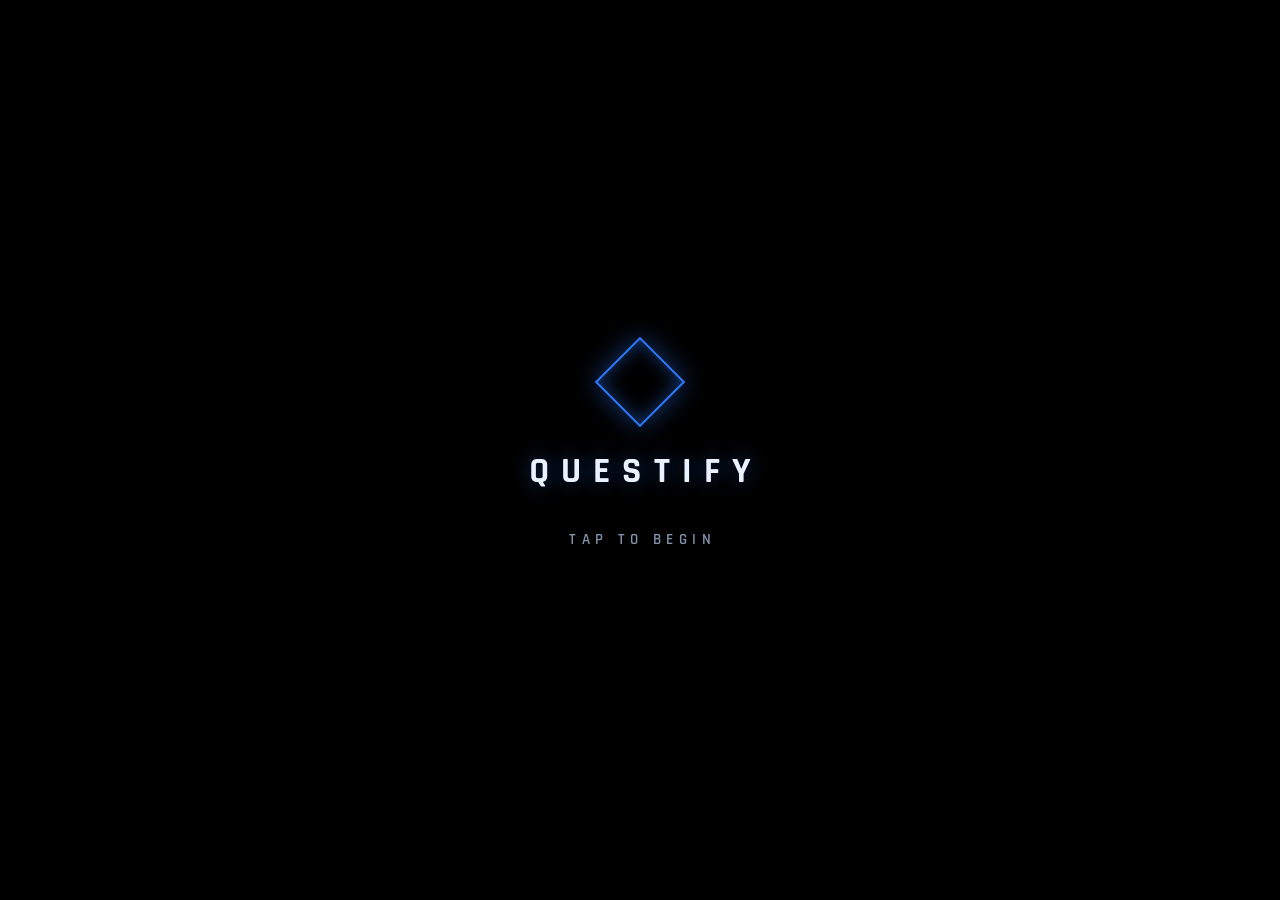
<file: index.html>
<!doctype html>
<html lang="en">
<head>
  <meta charset="utf-8">
  <meta name="viewport" content="width=device-width, initial-scale=1, viewport-fit=cover, interactive-widget=resizes-content">
  <meta name="theme-color" content="#000000">
  <meta name="mobile-web-app-capable" content="yes">
  <meta name="apple-mobile-web-app-capable" content="yes">
  <meta name="apple-mobile-web-app-status-bar-style" content="black-translucent">
  <title>Questify</title>
  <link rel="manifest" href="manifest.webmanifest">
  <link rel="icon" href="assets/icons/icon.svg" type="image/svg+xml">
  <link rel="apple-touch-icon" href="assets/icons/icon-192.png">
  <link rel="preconnect" href="https://fonts.googleapis.com">
  <link rel="preconnect" href="https://fonts.gstatic.com" crossorigin>
  <link rel="stylesheet" href="https://fonts.googleapis.com/css2?family=Rajdhani:wght@400;500;600;700&display=swap">
  <link rel="stylesheet" href="css/base.css">
  <link rel="stylesheet" href="css/screens.css">
</head>
<body>
  <!-- Every screen is one section. JavaScript shows exactly one at a time. -->
  <main id="app">

    <!-- Tap to begin: phones only allow sound after a tap. -->
    <section class="screen is-active" data-screen="gate">
      <button class="gate" id="gate" type="button">
        <span class="gate__mark" aria-hidden="true"></span>
        <span class="gate__title">Questify</span>
        <span class="gate__prompt">Tap to begin</span>
      </button>
    </section>

    <!-- Intro: the short animated open. A tap skips it. -->
    <section class="screen" data-screen="intro">
      <button class="intro" id="intro" type="button" aria-label="Questify. Tap to skip the intro.">
        <span class="intro__burst" aria-hidden="true"></span>
        <img class="intro__mark" src="assets/icons/icon.svg" alt="">
        <span class="intro__title" aria-hidden="true"><span style="--i: 0">Q</span><span style="--i: 1">u</span><span style="--i: 2">e</span><span style="--i: 3">s</span><span style="--i: 4">t</span><span style="--i: 5">i</span><span style="--i: 6">f</span><span style="--i: 7">y</span></span>
        <span class="intro__tag" aria-hidden="true">Level up your real life</span>
      </button>
    </section>

    <!-- Level 0: a short demo for a brand-new player. Everything shown is sample data. -->
    <section class="screen" data-screen="demo">
      <header class="head-row">
        <p class="eyebrow">Level 0 · Demo · <span id="demo-step"></span></p>
        <button class="btn btn--small" id="demo-skip" type="button">Skip</button>
      </header>

      <div class="panel demo-card" data-card="1">
        <h1 class="panel__title">Daily quests</h1>
        <div class="demo-sample" inert>
          <span class="demo-sample__tag">Sample</span>
          <div class="quest quest--tickable">
            <span class="quest__tick"></span>
            <div class="quest__body">
              <span class="quest__name">Solve two coding problems</span>
              <span class="quest__meta"><span class="pips"><span class="pip is-on"></span><span class="pip is-on"></span><span class="pip is-on"></span></span>High</span>
              <span class="quest__meta">Due 9:00 PM<span class="quest__status">3h 20m left</span></span>
            </div>
          </div>
        </div>
        <p class="system-line">Welcome, Player. You set up to three quests for each day. Every quest has a deadline, a priority, and a penalty you choose in advance.</p>
      </div>

      <div class="panel demo-card" data-card="2" hidden>
        <h1 class="panel__title">Focus</h1>
        <div class="demo-sample demo-sample--dark">
          <span class="demo-sample__tag">Sample</span>
          <canvas class="demo-fire" id="demo-fire" aria-hidden="true"></canvas>
        </div>
        <p class="system-line">Tap Focus on a quest and the screen goes black: only the quest's name and your fire. Keep the fire company until the work is done.</p>
      </div>

      <div class="panel demo-card" data-card="3" hidden>
        <h1 class="panel__title">Rewards and army</h1>
        <div class="demo-sample" inert>
          <span class="demo-sample__tag">Sample</span>
          <p class="reward__gains demo-gains"><span class="reward__xp">+30 XP</span><span class="reward__coins"><span class="coin" aria-hidden="true"></span>+15</span></p>
          <div class="demo-army">
            <img src="assets/sprites/soldier-archer.svg" alt="">
            <img src="assets/sprites/soldier-swordsman.svg" alt="">
            <img src="assets/sprites/soldier-mage.svg" alt="">
          </div>
        </div>
        <p class="system-line">Finishing a quest earns XP and coins. XP raises your level. Coins buy shadow soldiers: you name each one, and they gather round your fire on the Battleground.</p>
      </div>

      <div class="panel demo-card" data-card="4" hidden>
        <h1 class="panel__title">Penalty zone</h1>
        <div class="demo-sample zone-danger" inert>
          <span class="demo-sample__tag">Sample</span>
          <div class="fact fact--main">
            <p class="field__label">Your penalty</p>
            <p class="fact__value">Write an essay</p>
          </div>
        </div>
        <p class="system-line">Miss a deadline and the whole app locks. You do the penalty you chose and prove it with a photo. The screen also shows your goal and the weeks you have left, to remind you why you started.</p>
      </div>

      <div class="panel demo-card" data-card="5" hidden>
        <h1 class="panel__title">Level 1 begins</h1>
        <p class="system-line system-line--center">That was Level 0. Nothing you saw was saved.</p>
        <p class="system-line system-line--center">Now it is your turn: your goal, your quests, your penalties.</p>
      </div>

      <div class="actions">
        <button class="btn" id="demo-prev" type="button">Back</button>
        <button class="btn btn--primary" id="demo-next" type="button">Next</button>
      </div>
    </section>

    <!-- Setup: shown once, on first use. -->
    <section class="screen" data-screen="setup">
      <p class="eyebrow" id="setup-progress">Step 1 of 3</p>

      <form class="panel setup-step" data-step="1" novalidate>
        <h1 class="panel__title">Player registration</h1>
        <p class="system-line">Welcome, Player. The System needs two numbers to count the weeks ahead of you.</p>
        <label class="field">
          <span class="field__label">Date of birth</span>
          <input class="input" id="setup-dob" type="date" required>
        </label>
        <label class="field">
          <span class="field__label">Expected lifespan, in years</span>
          <input class="input" id="setup-lifespan" type="number" inputmode="numeric" min="1" max="120" required>
        </label>
        <p class="weeks-readout" id="setup-weeks" hidden></p>
        <p class="field-error" id="setup-error-1" role="alert" hidden></p>
        <div class="actions">
          <button class="btn btn--primary" type="submit">Next</button>
        </div>
      </form>

      <form class="panel setup-step" data-step="2" novalidate hidden>
        <h1 class="panel__title">Your goal</h1>
        <p class="system-line">Name the one big thing you are working toward.</p>
        <label class="field">
          <span class="field__label">Goal</span>
          <input class="input" id="setup-goal" type="text" maxlength="80" autocomplete="off" placeholder="Get into Google or Microsoft" required>
        </label>
        <p class="field-error" id="setup-error-2" role="alert" hidden></p>
        <div class="actions">
          <button class="btn" type="button" data-back>Back</button>
          <button class="btn btn--primary" type="submit">Next</button>
        </div>
      </form>

      <div class="panel setup-step" data-step="3" hidden>
        <h1 class="panel__title">Daily quests</h1>
        <p class="system-line">Add up to three quests you will do every day for this goal. You choose each penalty now, while you are calm.</p>
        <ul class="quest-list" id="setup-quests"></ul>
        <button class="btn btn--dashed" id="setup-add-quest" type="button">+ Add quest</button>
        <div class="actions">
          <button class="btn" type="button" data-back>Back</button>
          <button class="btn btn--primary" id="setup-finish" type="button" disabled>Begin Level 1</button>
        </div>
      </div>
    </section>

    <!-- Today: home. -->
    <section class="screen" data-screen="today">
      <header class="today-head">
        <p class="eyebrow" id="today-date"></p>
        <p class="today-greeting" id="today-greeting"></p>
        <p class="today-goal"><span class="today-goal__label">Goal</span><span id="today-goal"></span></p>
      </header>

      <!-- Level, XP toward the next level, and coins. -->
      <div class="hud">
        <div class="hud__level">
          <span class="hud__label">Level</span>
          <span class="hud__level-num" id="hud-level">1</span>
        </div>
        <div class="hud__xp">
          <div class="hud__xp-text"><span class="hud__label">XP</span><span id="hud-xp">0 / 50</span></div>
          <div class="hud__bar" id="hud-bar" role="progressbar" aria-label="XP toward the next level" aria-valuemin="0">
            <div class="hud__bar-fill" id="hud-bar-fill"></div>
          </div>
        </div>
        <div class="hud__coins">
          <span class="coin" aria-hidden="true"></span>
          <span id="hud-coins">0</span>
          <span class="visually-hidden">coins</span>
        </div>
      </div>
      <!-- How today is going, and the daily check-in. -->
      <div class="today-day">
        <div class="today-progress">
          <span class="today-progress__pips" id="today-pips" aria-hidden="true"></span>
          <span class="today-progress__text" id="today-progress"></span>
          <span class="today-progress__next" id="today-next"></span>
        </div>
        <button class="tile" id="today-checkin" type="button"><span class="tile__name">Check in</span><span class="tile__note" id="today-checkin-note"></span></button>
      </div>

      <div class="panel">
        <h1 class="panel__title">Daily quests</h1>
        <ul class="quest-list" id="today-quests"></ul>
        <p class="system-line system-line--center" id="today-empty" hidden>No quests for today yet. Add one to begin.</p>
        <p class="system-line system-line--center all-clear" id="today-clear" hidden>All quests cleared. Well done, Player.</p>
      </div>

      <div id="today-upcoming-wrap" hidden>
        <p class="eyebrow">Starts tomorrow</p>
        <ul class="quest-list" id="today-upcoming"></ul>
      </div>

      <button class="btn btn--dashed" id="today-add-quest" type="button">+ Add quest</button>

      <!-- One quote a day, and how far you have come. -->
      <figure class="daily-quote">
        <blockquote id="today-quote"></blockquote>
        <figcaption id="today-quote-author"></figcaption>
      </figure>
      <p class="today-total" id="today-total"></p>
    </section>

    <!-- Focus: true black, the quest name and the bonfire. Nothing else. -->
    <section class="screen" data-screen="focus">
      <button class="focus__back" id="focus-back" type="button" aria-label="Back to Today">&lsaquo;</button>
      <h1 class="focus__quest" id="focus-quest"></h1>
      <canvas class="focus__fire" id="focus-fire" aria-hidden="true"></canvas>
      <button class="btn focus__done" id="focus-done" type="button">Quest complete</button>
    </section>

    <!-- Shop: spend coins on soldiers and weapons. -->
    <section class="screen" data-screen="shop">
      <header class="head-row">
        <h1 class="eyebrow">Shop</h1>
        <p class="shop-coins"><span class="coin" aria-hidden="true"></span><span id="shop-coins">0</span><span class="visually-hidden">coins</span></p>
      </header>
      <div class="panel">
        <h2 class="panel__title">Soldiers</h2>
        <ul class="shop-list" id="shop-soldiers"></ul>
      </div>
      <div class="panel">
        <h2 class="panel__title">Weapons</h2>
        <ul class="shop-list" id="shop-weapons"></ul>
      </div>
    </section>

    <!-- Battleground: the fire, your army around it, demons behind. One full-screen canvas. -->
    <section class="screen" data-screen="battleground">
      <canvas class="battle__scene" id="battle-scene" role="img"></canvas>
      <header class="battle__top">
        <p class="eyebrow" id="battle-caption"></p>
      </header>
      <footer class="battle__bottom">
        <p class="system-line system-line--center" id="battle-hint"></p>
      </footer>
    </section>

    <!-- Penalty Zone: takes over the whole app until the penalty is cleared. -->
    <section class="screen zone-danger" data-screen="penalty">
      <div class="panel">
        <h1 class="panel__title"><span class="notice__icon" aria-hidden="true">!</span>Penalty zone</h1>
        <p class="system-line system-line--center">You missed a quest. Everything else is locked until you clear the penalty you chose. One miss does not undo you.</p>
        <div class="fact">
          <p class="field__label">Quest missed</p>
          <p class="fact__value" id="penalty-quest"></p>
          <p class="fact__note" id="penalty-when"></p>
        </div>
        <div class="fact fact--main">
          <p class="field__label">Your penalty</p>
          <p class="fact__value" id="penalty-task"></p>
        </div>
      </div>

      <div class="panel">
        <h2 class="panel__title">The full picture</h2>
        <div class="fact">
          <p class="field__label">Your goal</p>
          <p class="fact__value" id="penalty-goal"></p>
        </div>
        <div class="fact">
          <p class="field__label">Your weeks</p>
          <canvas class="weeks-grid" id="penalty-weeks" role="img" aria-label="Grid of the weeks of your life: lived weeks dim, remaining weeks lit"></canvas>
          <p class="fact__note" id="penalty-weeks-caption"></p>
        </div>
        <figure class="quote">
          <blockquote id="penalty-quote"></blockquote>
          <figcaption id="penalty-quote-author"></figcaption>
        </figure>
      </div>

      <div class="panel" id="penalty-fallback" hidden>
        <h2 class="panel__title">No camera</h2>
        <p class="system-line">Do the penalty first. Then type <strong>I did it</strong> and hold the button for 5 seconds.</p>
        <input class="input" id="penalty-fallback-text" type="text" autocomplete="off" autocapitalize="off" placeholder="I did it" aria-label="Type: I did it">
        <button class="btn btn--hold" id="penalty-fallback-hold" type="button" disabled>
          <span class="btn--hold__fill" aria-hidden="true"></span>
          <span class="btn--hold__label">Hold for 5 seconds</span>
        </button>
      </div>

      <div class="penalty-actions">
        <label class="btn btn--primary btn--file">
          Submit photo proof
          <input class="visually-hidden" id="penalty-photo" type="file" accept="image/*" capture="environment">
        </label>
        <button class="link-btn" id="penalty-no-camera" type="button">Can't use the camera?</button>
      </div>
    </section>

    <!-- Settings: Proof Gallery and Demo tools. -->
    <section class="screen" data-screen="settings">
      <header class="head-row">
        <h1 class="eyebrow">Settings</h1>
      </header>

      <div class="panel">
        <h2 class="panel__title">Proof gallery</h2>
        <p class="system-line system-line--center" id="gallery-empty">No penalties yet. Keep it that way, Player.</p>
        <ul class="gallery" id="gallery"></ul>
      </div>

      <div class="panel">
        <h2 class="panel__title">Look and sound</h2>
        <div class="field">
          <span class="field__label" id="settings-accent-label">Accent colour</span>
          <div class="swatches" id="settings-accents" role="radiogroup" aria-labelledby="settings-accent-label"></div>
        </div>
        <button class="btn btn--wrap" id="settings-mute" type="button"></button>
      </div>

      <div class="panel">
        <h2 class="panel__title">Demo tools</h2>
        <p class="system-line">Shortcuts for showing the app in a demo. They are not part of normal use.</p>
        <button class="btn btn--wrap" id="demo-due-soon" type="button">Make my next quest due in 1 minute</button>
        <button class="btn btn--wrap" id="demo-coins" type="button">Add 100 test coins</button>
        <button class="btn btn--wrap" id="demo-reset" type="button">Reset all data</button>
      </div>
    </section>

  </main>

  <!-- The tab bar: always in reach on the four main screens. -->
  <nav class="tabbar" id="tabbar" aria-label="Main" hidden>
    <button class="tab" id="tab-today" type="button" data-go="today"><svg viewBox="0 0 24 24" aria-hidden="true"><path d="M12 3 21 12 12 21 3 12Z"/><path d="m8.6 12 2.4 2.4 4.4-4.8"/></svg><span>Today</span></button>
    <button class="tab" id="tab-shop" type="button" data-go="shop"><svg viewBox="0 0 24 24" aria-hidden="true"><path d="M6 4h12l3 5-9 11L3 9Z"/><path d="M3 9h18M9.5 4 8 9l4 11 4-11-1.5-5"/></svg><span>Shop</span></button>
    <button class="tab" id="tab-battleground" type="button" data-go="battleground"><svg viewBox="0 0 24 24" aria-hidden="true"><path d="M12 3c1 4 6 6 6 11a6 6 0 0 1-12 0c0-3 2-4 3-7 1 2 2 3 3 3-.5-2.5-.5-5 0-7Z"/></svg><span>Army</span><span class="tab__badge" id="tab-army-count" hidden></span></button>
    <button class="tab" id="tab-settings" type="button" data-go="settings"><svg viewBox="0 0 24 24" aria-hidden="true"><path d="M4 7h9M19 7h1M4 17h1M11 17h9"/><circle cx="16" cy="7" r="2.4"/><circle cx="8" cy="17" r="2.4"/></svg><span>Settings</span></button>
  </nav>

  <!-- Reward pop-up: floats over whatever screen is showing, then fades. -->
  <div class="reward" id="reward" role="status" hidden>
    <span class="reward__flash" aria-hidden="true"></span>
    <span class="reward__ring" aria-hidden="true"></span>
    <canvas class="reward__sparks" id="reward-sparks" aria-hidden="true"></canvas>
    <div class="reward__card">
      <p class="reward__title" id="reward-title"></p>
      <p class="reward__gains">
        <span class="reward__xp" id="reward-xp"></span>
        <span class="reward__coins" id="reward-coins"><span class="coin" aria-hidden="true"></span><span id="reward-coins-num"></span></span>
      </p>
      <p class="reward__level" id="reward-level" hidden></p>
      <p class="reward__note" id="reward-note" hidden></p>
    </div>
  </div>

  <!-- A soldier rising, shown for a moment when one is bought. -->
  <div class="arise" id="arise" aria-hidden="true" hidden>
    <span class="arise__pool"></span>
    <img class="arise__art" id="arise-art" alt="">
    <p class="arise__word">Arise</p>
    <p class="arise__name" id="arise-name"></p>
  </div>

  <!-- A penalty photo, opened large from the Proof Gallery. -->
  <dialog class="modal" id="photo-view">
    <div class="panel">
      <img class="photo-view__img" id="photo-view-img" alt="">
      <p class="system-line system-line--center" id="photo-view-caption"></p>
      <div class="actions">
        <button class="btn btn--primary" id="photo-view-close" type="button">Close</button>
      </div>
    </div>
  </dialog>

  <!-- New quest form, used by Setup and by Today. -->
  <dialog class="modal sheet" id="quest-sheet">
    <form class="panel" id="quest-form" novalidate>
      <span class="sheet__handle" aria-hidden="true"></span>
      <h2 class="panel__title">New quest</h2>
      <label class="field">
        <span class="field__label">Quest</span>
        <input class="input" id="quest-name" type="text" maxlength="60" autocomplete="off" placeholder="Solve two coding problems" required>
      </label>
      <label class="field">
        <span class="field__label">Deadline, every day</span>
        <input class="input" id="quest-deadline" type="time" value="21:00" required>
      </label>
      <fieldset class="field">
        <legend class="field__label">Priority</legend>
        <div class="segmented" id="quest-priority"></div>
      </fieldset>
      <label class="field">
        <span class="field__label">Penalty if you miss it</span>
        <input class="input" id="quest-penalty" type="text" maxlength="80" autocomplete="off" placeholder="Something hard that you will really do" required>
      </label>
      <div class="chips" id="quest-penalty-ideas"></div>
      <p class="field-error" id="quest-error" role="alert" hidden></p>
      <div class="actions">
        <button class="btn" id="quest-cancel" type="button">Cancel</button>
        <button class="btn btn--primary" type="submit">Add quest</button>
      </div>
    </form>
  </dialog>

  <!-- Naming a new soldier. -->
  <dialog class="modal sheet" id="name-sheet">
    <form class="panel" id="name-form" novalidate>
      <span class="sheet__handle" aria-hidden="true"></span>
      <h2 class="panel__title">Arise</h2>
      <img class="name-sheet__art" id="name-art" alt="">
      <p class="system-line system-line--center" id="name-prompt"></p>
      <input class="input" id="name-input" type="text" maxlength="16" autocomplete="off" aria-label="Soldier name">
      <p class="field-error" id="name-error" role="alert" hidden>Give your soldier a name.</p>
      <div class="actions">
        <button class="btn" id="name-cancel" type="button">Cancel</button>
        <button class="btn btn--primary" type="submit">Arise</button>
      </div>
    </form>
  </dialog>

  <!-- System message window. -->
  <dialog class="modal" id="notice">
    <div class="panel">
      <h2 class="panel__title"><span class="notice__icon" aria-hidden="true">!</span><span id="notice-title">Notification</span></h2>
      <p class="system-line system-line--center" id="notice-text"></p>
      <div class="actions">
        <button class="btn" id="notice-no" type="button" hidden>No</button>
        <button class="btn btn--primary" id="notice-yes" type="button">OK</button>
      </div>
    </div>
  </dialog>

  <script type="module" src="js/main.js"></script>
</body>
</html>
</file>
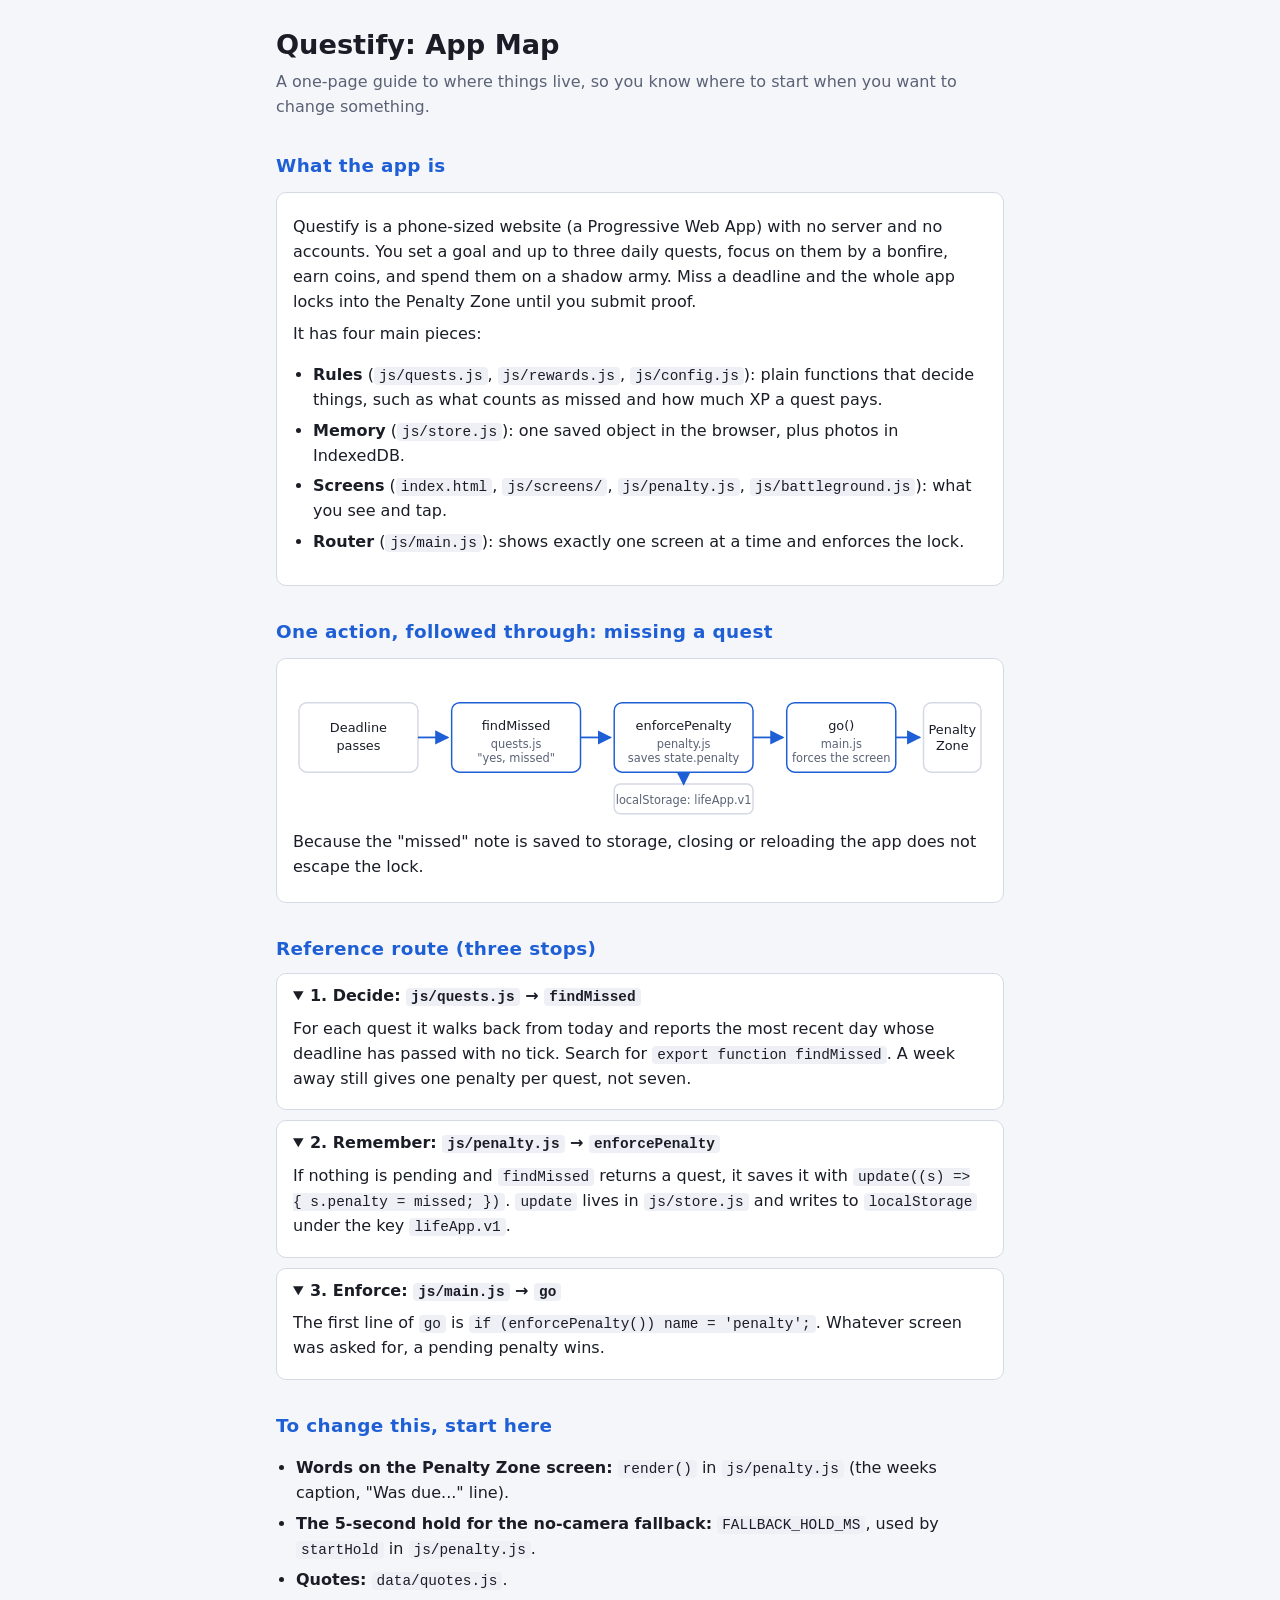
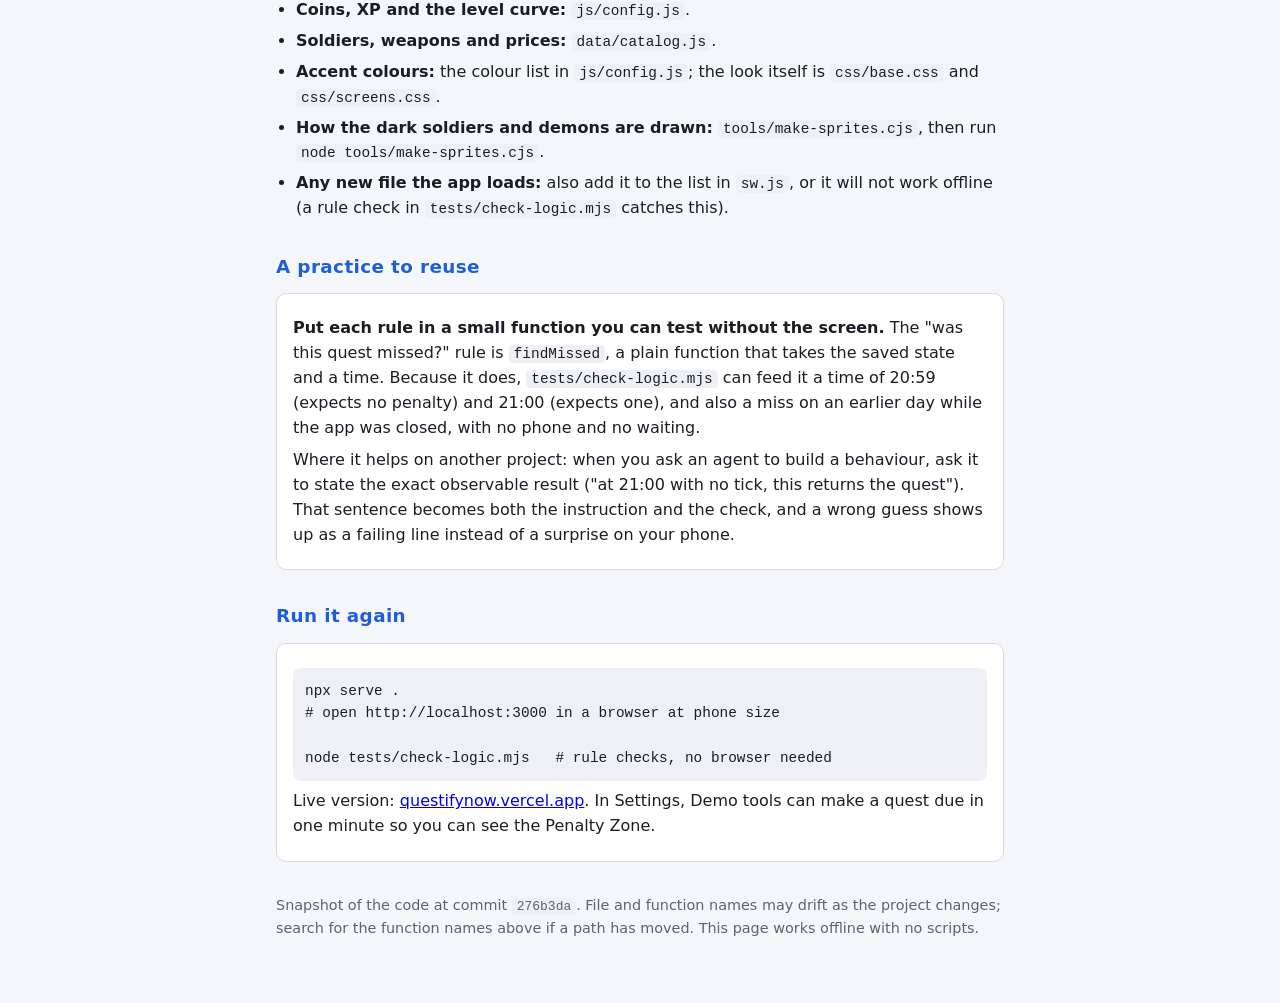
<file: devpost/app-map.html>
<!doctype html>
<html lang="en">
<head>
<meta charset="utf-8">
<meta name="viewport" content="width=device-width, initial-scale=1">
<title>Questify App Map</title>
<style>
  :root { --bg:#0b0d12; --panel:#141821; --text:#e6e9f0; --muted:#9aa3b5; --accent:#5b9bff; --line:#2a3142; --code:#1b2130; }
  @media (prefers-color-scheme: light) {
    :root { --bg:#f5f6fa; --panel:#ffffff; --text:#1a1d26; --muted:#5a6275; --accent:#1f5fd6; --line:#d5d9e4; --code:#eef0f6; }
  }
  * { box-sizing: border-box; }
  body { margin:0; background:var(--bg); color:var(--text); font:16px/1.55 system-ui, -apple-system, "Segoe UI", sans-serif; }
  main { max-width: 760px; margin: 0 auto; padding: 24px 16px 56px; }
  h1 { font-size: 1.7rem; margin: 0 0 4px; }
  h2 { font-size: 1.15rem; margin: 32px 0 10px; color: var(--accent); letter-spacing: .02em; }
  p { margin: 8px 0; }
  .sub { color: var(--muted); margin-top: 0; }
  .card { background: var(--panel); border: 1px solid var(--line); border-radius: 10px; padding: 14px 16px; margin: 12px 0; }
  code, pre { font-family: ui-monospace, Consolas, monospace; font-size: .9em; }
  code { background: var(--code); padding: 1px 5px; border-radius: 4px; }
  pre { background: var(--code); padding: 12px; border-radius: 8px; overflow-x: auto; margin: 10px 0 0; }
  details { background: var(--panel); border: 1px solid var(--line); border-radius: 10px; padding: 10px 16px; margin: 10px 0; }
  summary { cursor: pointer; font-weight: 600; }
  summary:focus-visible, a:focus-visible { outline: 2px solid var(--accent); outline-offset: 3px; }
  ul { padding-left: 20px; } li { margin: 6px 0; }
  svg { width: 100%; height: auto; display: block; }
  svg text { fill: var(--text); font: 13px system-ui, sans-serif; }
  svg .muted { fill: var(--muted); font-size: 11.5px; }
  svg rect.box { fill: var(--panel); stroke: var(--accent); stroke-width: 1.5; }
  svg rect.plain { fill: var(--panel); stroke: var(--line); stroke-width: 1.5; }
  svg path.arrow { stroke: var(--accent); stroke-width: 1.8; fill: none; }
  svg polygon { fill: var(--accent); }
  .foot { color: var(--muted); font-size: .9rem; margin-top: 32px; }
</style>
</head>
<body>
<main>
  <h1>Questify: App Map</h1>
  <p class="sub">A one-page guide to where things live, so you know where to start when you want to change something.</p>

  <h2>What the app is</h2>
  <div class="card">
    <p>Questify is a phone-sized website (a Progressive Web App) with no server and no accounts. You set a goal and up to three daily quests, focus on them by a bonfire, earn coins, and spend them on a shadow army. Miss a deadline and the whole app locks into the Penalty Zone until you submit proof.</p>
    <p>It has four main pieces:</p>
    <ul>
      <li><strong>Rules</strong> (<code>js/quests.js</code>, <code>js/rewards.js</code>, <code>js/config.js</code>): plain functions that decide things, such as what counts as missed and how much XP a quest pays.</li>
      <li><strong>Memory</strong> (<code>js/store.js</code>): one saved object in the browser, plus photos in IndexedDB.</li>
      <li><strong>Screens</strong> (<code>index.html</code>, <code>js/screens/</code>, <code>js/penalty.js</code>, <code>js/battleground.js</code>): what you see and tap.</li>
      <li><strong>Router</strong> (<code>js/main.js</code>): shows exactly one screen at a time and enforces the lock.</li>
    </ul>
  </div>

  <h2>One action, followed through: missing a quest</h2>
  <div class="card">
    <svg viewBox="0 0 700 150" role="img" aria-label="A deadline passes, findMissed decides it was missed, enforcePenalty saves it as state.penalty in localStorage, and go() in main.js shows the Penalty Zone.">
      <defs><marker id="a" markerWidth="8" markerHeight="8" refX="7" refY="4" orient="auto"><polygon points="0,0 8,4 0,8"/></marker></defs>
      <rect class="plain" x="6" y="30" width="120" height="70" rx="8"/>
      <text x="66" y="60" text-anchor="middle">Deadline</text><text x="66" y="78" text-anchor="middle">passes</text>
      <rect class="box" x="160" y="30" width="130" height="70" rx="8"/>
      <text x="225" y="58" text-anchor="middle">findMissed</text><text class="muted" x="225" y="76" text-anchor="middle">quests.js</text><text class="muted" x="225" y="90" text-anchor="middle">"yes, missed"</text>
      <rect class="box" x="324" y="30" width="140" height="70" rx="8"/>
      <text x="394" y="58" text-anchor="middle">enforcePenalty</text><text class="muted" x="394" y="76" text-anchor="middle">penalty.js</text><text class="muted" x="394" y="90" text-anchor="middle">saves state.penalty</text>
      <rect class="box" x="498" y="30" width="110" height="70" rx="8"/>
      <text x="553" y="58" text-anchor="middle">go()</text><text class="muted" x="553" y="76" text-anchor="middle">main.js</text><text class="muted" x="553" y="90" text-anchor="middle">forces the screen</text>
      <rect class="plain" x="636" y="30" width="58" height="70" rx="8"/>
      <text x="665" y="62" text-anchor="middle">Penalty</text><text x="665" y="78" text-anchor="middle">Zone</text>
      <path class="arrow" d="M126 65 H156" marker-end="url(#a)"/>
      <path class="arrow" d="M290 65 H320" marker-end="url(#a)"/>
      <path class="arrow" d="M464 65 H494" marker-end="url(#a)"/>
      <path class="arrow" d="M608 65 H632" marker-end="url(#a)"/>
      <rect class="plain" x="324" y="112" width="140" height="30" rx="6"/>
      <text class="muted" x="394" y="132" text-anchor="middle">localStorage: lifeApp.v1</text>
      <path class="arrow" d="M394 100 V112" marker-end="url(#a)"/>
    </svg>
    <p>Because the "missed" note is saved to storage, closing or reloading the app does not escape the lock.</p>
  </div>

  <h2>Reference route (three stops)</h2>
  <details open>
    <summary>1. Decide: <code>js/quests.js</code> → <code>findMissed</code></summary>
    <p>For each quest it walks back from today and reports the most recent day whose deadline has passed with no tick. Search for <code>export function findMissed</code>. A week away still gives one penalty per quest, not seven.</p>
  </details>
  <details open>
    <summary>2. Remember: <code>js/penalty.js</code> → <code>enforcePenalty</code></summary>
    <p>If nothing is pending and <code>findMissed</code> returns a quest, it saves it with <code>update((s) =&gt; { s.penalty = missed; })</code>. <code>update</code> lives in <code>js/store.js</code> and writes to <code>localStorage</code> under the key <code>lifeApp.v1</code>.</p>
  </details>
  <details open>
    <summary>3. Enforce: <code>js/main.js</code> → <code>go</code></summary>
    <p>The first line of <code>go</code> is <code>if (enforcePenalty()) name = 'penalty';</code>. Whatever screen was asked for, a pending penalty wins.</p>
  </details>

  <h2>To change this, start here</h2>
  <ul>
    <li><strong>Words on the Penalty Zone screen:</strong> <code>render()</code> in <code>js/penalty.js</code> (the weeks caption, "Was due..." line).</li>
    <li><strong>The 5-second hold for the no-camera fallback:</strong> <code>FALLBACK_HOLD_MS</code>, used by <code>startHold</code> in <code>js/penalty.js</code>.</li>
    <li><strong>Quotes:</strong> <code>data/quotes.js</code>.</li>
    <li><strong>Coins, XP and the level curve:</strong> <code>js/config.js</code>.</li>
    <li><strong>Soldiers, weapons and prices:</strong> <code>data/catalog.js</code>.</li>
    <li><strong>Accent colours:</strong> the colour list in <code>js/config.js</code>; the look itself is <code>css/base.css</code> and <code>css/screens.css</code>.</li>
    <li><strong>How the dark soldiers and demons are drawn:</strong> <code>tools/make-sprites.cjs</code>, then run <code>node tools/make-sprites.cjs</code>.</li>
    <li><strong>Any new file the app loads:</strong> also add it to the list in <code>sw.js</code>, or it will not work offline (a rule check in <code>tests/check-logic.mjs</code> catches this).</li>
  </ul>

  <h2>A practice to reuse</h2>
  <div class="card">
    <p><strong>Put each rule in a small function you can test without the screen.</strong> The "was this quest missed?" rule is <code>findMissed</code>, a plain function that takes the saved state and a time. Because it does, <code>tests/check-logic.mjs</code> can feed it a time of 20:59 (expects no penalty) and 21:00 (expects one), and also a miss on an earlier day while the app was closed, with no phone and no waiting.</p>
    <p>Where it helps on another project: when you ask an agent to build a behaviour, ask it to state the exact observable result ("at 21:00 with no tick, this returns the quest"). That sentence becomes both the instruction and the check, and a wrong guess shows up as a failing line instead of a surprise on your phone.</p>
  </div>

  <h2>Run it again</h2>
  <div class="card">
    <pre>npx serve .
# open http://localhost:3000 in a browser at phone size

node tests/check-logic.mjs   # rule checks, no browser needed</pre>
    <p>Live version: <a href="https://questifynow.vercel.app">questifynow.vercel.app</a>. In Settings, Demo tools can make a quest due in one minute so you can see the Penalty Zone.</p>
  </div>

  <p class="foot">Snapshot of the code at commit <code>276b3da</code>. File and function names may drift as the project changes; search for the function names above if a path has moved. This page works offline with no scripts.</p>
</main>
</body>
</html>
</file>
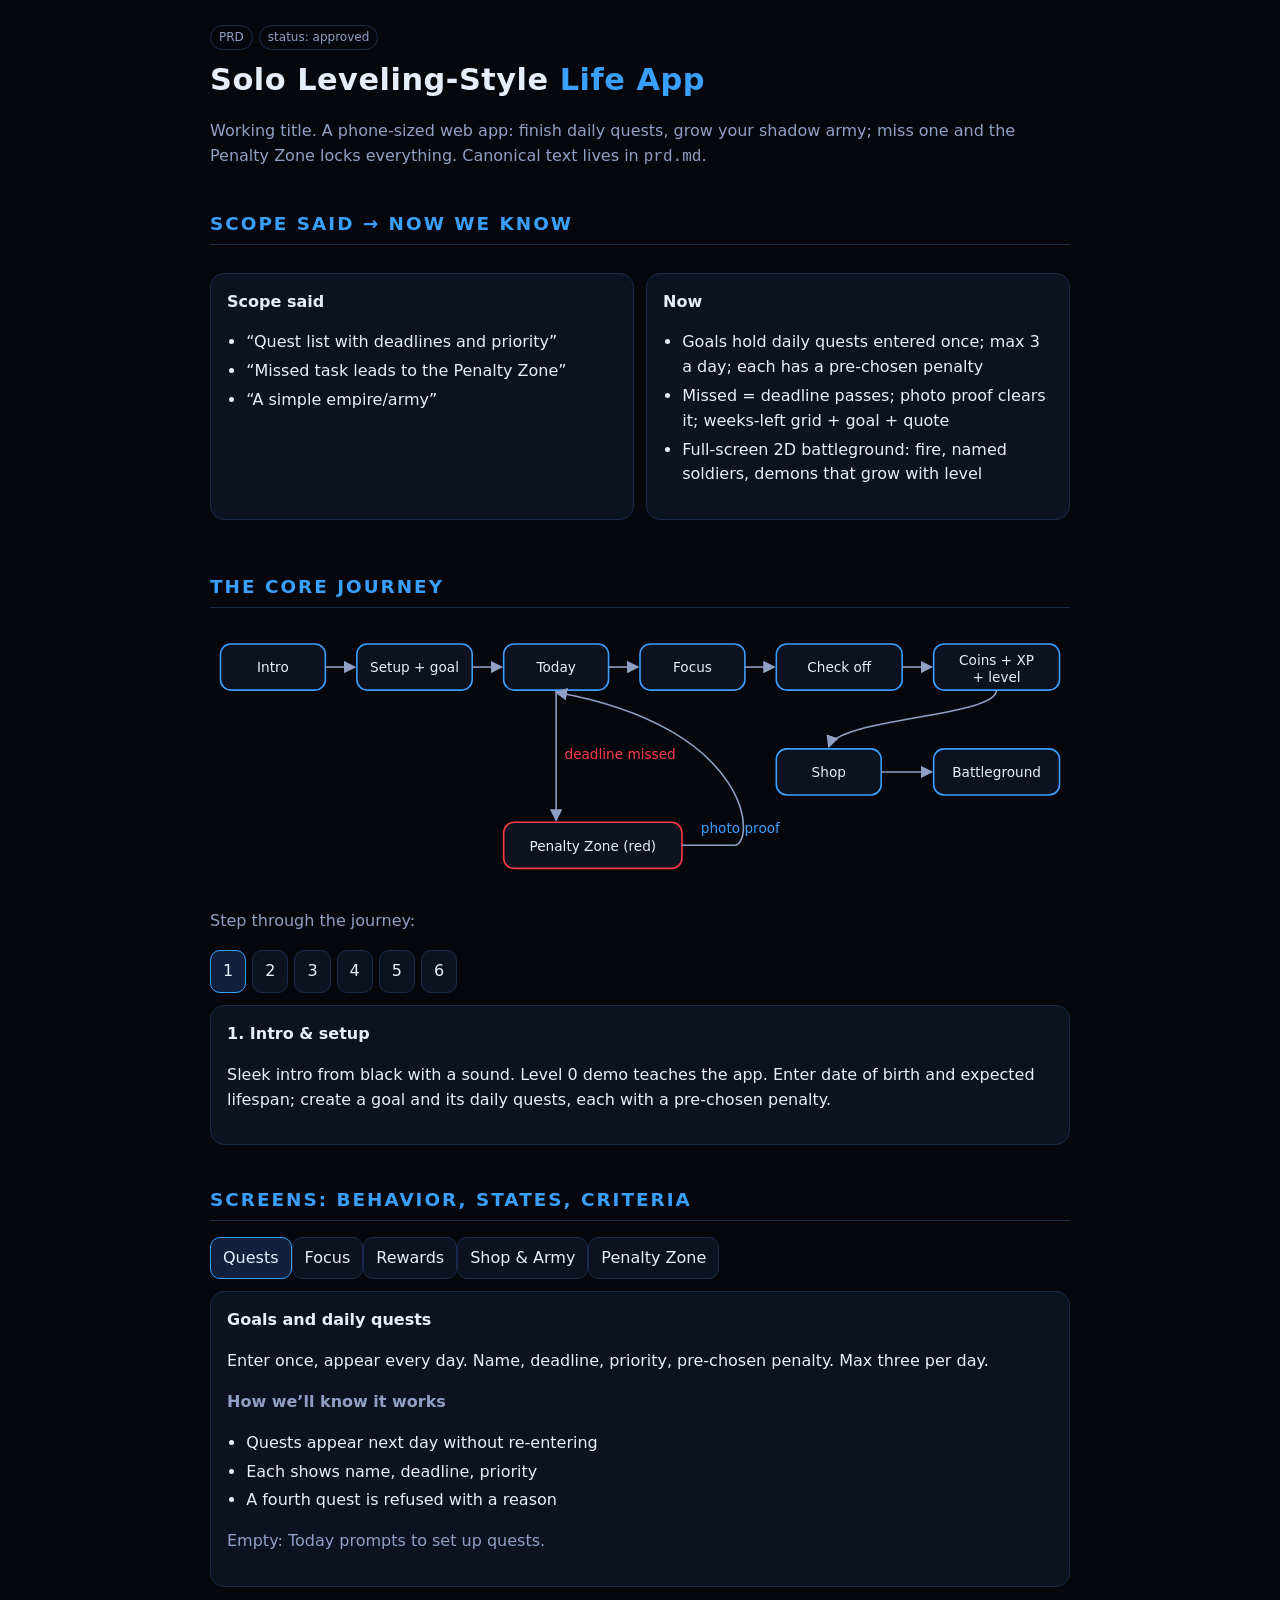
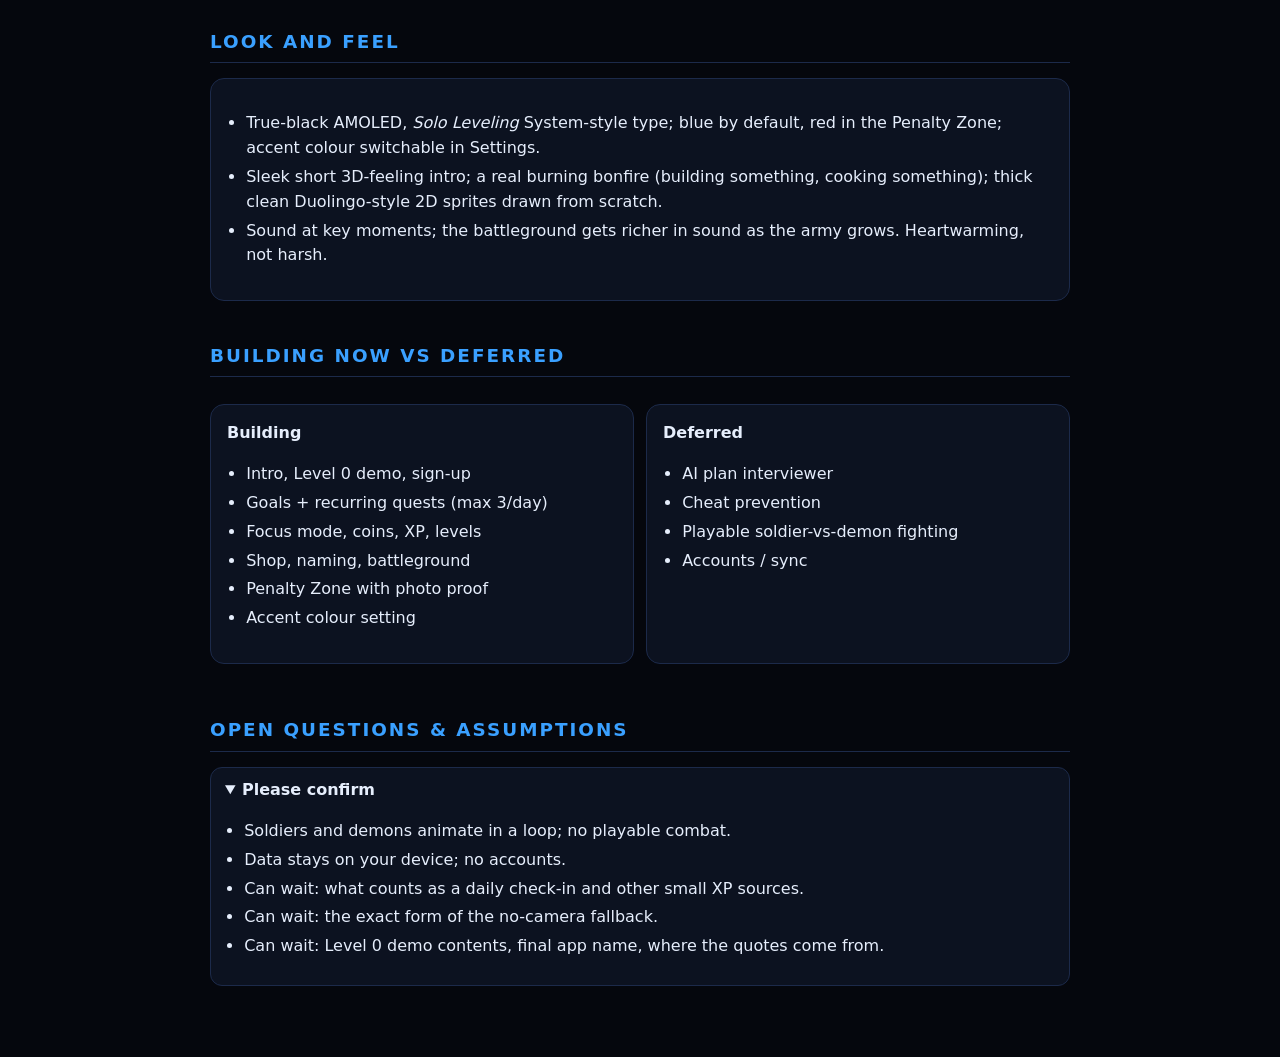
<file: devpost/prd.html>
<!doctype html>
<html lang="en"><head><meta charset="utf-8"><meta name="viewport" content="width=device-width,initial-scale=1">
<title>PRD — Solo Leveling-Style Life App</title>
<style>
:root{--bg:#05070d;--card:#0c1220;--line:#1c2a4a;--fg:#e6eefc;--mut:#8fa0c4;--blue:#3aa0ff;--red:#ff3b4a;--fire:#ff9a3a}
*{box-sizing:border-box}body{margin:0;background:var(--bg);color:var(--fg);font:16px/1.55 system-ui,Segoe UI,sans-serif;padding:24px 16px 64px}
main{max-width:860px;margin:auto}h1{font-size:1.9rem;margin:.2em 0;letter-spacing:.5px}h1 span{color:var(--blue)}
h2{margin-top:2.2em;color:var(--blue);font-size:1.15rem;text-transform:uppercase;letter-spacing:2px;border-bottom:1px solid var(--line);padding-bottom:6px}
.tag{display:inline-block;font-size:.75rem;padding:2px 8px;border:1px solid var(--line);border-radius:99px;color:var(--mut);margin-right:6px}
.card{background:var(--card);border:1px solid var(--line);border-radius:14px;padding:16px;margin:12px 0}
.mut{color:var(--mut)}.draft{color:var(--fire)}
svg{width:100%;height:auto}svg text{fill:var(--fg);font-size:13px;font-family:system-ui}
.node{fill:var(--card);stroke:var(--blue);stroke-width:1.5}.node.red{stroke:var(--red)}.edge{stroke:var(--mut);stroke-width:1.5;fill:none}
.steps{display:flex;gap:6px;flex-wrap:wrap;margin:10px 0}
.steps button,.tabs button{background:var(--card);color:var(--fg);border:1px solid var(--line);border-radius:10px;padding:8px 12px;cursor:pointer;font:inherit}
.steps button[aria-pressed=true],.tabs button[aria-pressed=true]{border-color:var(--blue);background:#10203d}
.tabs.red button[aria-pressed=true]{border-color:var(--red);background:#2a0d12}
.panel{display:none}.panel.on{display:block}
ul{padding-left:1.2em}li{margin:4px 0}.ok::marker{content:"☐ "}
.red-t{color:var(--red)}
details{background:var(--card);border:1px solid var(--line);border-radius:12px;padding:10px 14px;margin:8px 0}summary{cursor:pointer;font-weight:600}
.cmp{display:grid;grid-template-columns:1fr 1fr;gap:12px}@media(max-width:640px){.cmp{grid-template-columns:1fr}}
</style></head><body><main>
<span class="tag">PRD</span><span class="tag">status: approved</span>
<h1>Solo Leveling-Style <span>Life App</span></h1>
<p class="mut">Working title. A phone-sized web app: finish daily quests, grow your shadow army; miss one and the Penalty Zone locks everything. Canonical text lives in <code>prd.md</code>.</p>

<h2>Scope said → Now we know</h2>
<div class="cmp">
<div class="card"><b>Scope said</b><ul><li>“Quest list with deadlines and priority”</li><li>“Missed task leads to the Penalty Zone”</li><li>“A simple empire/army”</li></ul></div>
<div class="card"><b>Now</b><ul><li>Goals hold daily quests entered once; max 3 a day; each has a pre-chosen penalty</li><li>Missed = deadline passes; photo proof clears it; weeks-left grid + goal + quote</li><li>Full-screen 2D battleground: fire, named soldiers, demons that grow with level</li></ul></div>
</div>

<h2>The Core Journey</h2>
<svg viewBox="0 0 820 250" role="img" aria-label="Journey: intro, setup, today, focus, check-off, shop, battleground; deadline missed leads to penalty zone and back">
<defs><marker id="a" markerWidth="8" markerHeight="8" refX="7" refY="4" orient="auto"><path d="M0 0L8 4L0 8z" fill="#8fa0c4"/></marker></defs>
<rect class="node" x="10" y="20" width="100" height="44" rx="10"/><text x="60" y="47" text-anchor="middle">Intro</text>
<rect class="node" x="140" y="20" width="110" height="44" rx="10"/><text x="195" y="47" text-anchor="middle">Setup + goal</text>
<rect class="node" x="280" y="20" width="100" height="44" rx="10"/><text x="330" y="47" text-anchor="middle">Today</text>
<rect class="node" x="410" y="20" width="100" height="44" rx="10"/><text x="460" y="47" text-anchor="middle">Focus</text>
<rect class="node" x="540" y="20" width="120" height="44" rx="10"/><text x="600" y="47" text-anchor="middle">Check off</text>
<rect class="node" x="690" y="20" width="120" height="44" rx="10"/><text x="750" y="40" text-anchor="middle">Coins + XP</text><text x="750" y="56" text-anchor="middle" class="mut">+ level</text>
<rect class="node" x="540" y="120" width="100" height="44" rx="10"/><text x="590" y="147" text-anchor="middle">Shop</text>
<rect class="node" x="690" y="120" width="120" height="44" rx="10"/><text x="750" y="147" text-anchor="middle">Battleground</text>
<rect class="node red" x="280" y="190" width="170" height="44" rx="10"/><text x="365" y="217" text-anchor="middle">Penalty Zone (red)</text>
<path class="edge" d="M110 42H138" marker-end="url(#a)"/><path class="edge" d="M250 42H278" marker-end="url(#a)"/><path class="edge" d="M380 42H408" marker-end="url(#a)"/><path class="edge" d="M510 42H538" marker-end="url(#a)"/><path class="edge" d="M660 42H688" marker-end="url(#a)"/>
<path class="edge" d="M750 64V120" marker-end="url(#a)" style="display:none"/><path class="edge" d="M750 64C750 90 600 90 590 118" marker-end="url(#a)"/>
<path class="edge" d="M640 142H688" marker-end="url(#a)"/>
<path class="edge" d="M330 64V188" stroke="#ff3b4a" marker-end="url(#a)"/><text x="338" y="130" class="red-t" style="fill:#ff3b4a">deadline missed</text>
<path class="edge" d="M450 212H500C520 212 520 100 330 66" stroke="#3aa0ff" marker-end="url(#a)"/><text x="468" y="200" style="fill:#3aa0ff">photo proof</text>
</svg>
<p class="mut">Step through the journey:</p>
<div class="steps" id="jsteps"></div>
<div class="card" id="jtext"></div>

<h2>Screens: behavior, states, criteria</h2>
<div class="tabs" id="tabs"></div>
<div id="panels"></div>

<h2>Look and Feel</h2>
<div class="card"><ul>
<li>True-black AMOLED, <i>Solo Leveling</i> System-style type; blue by default, red in the Penalty Zone; accent colour switchable in Settings.</li>
<li>Sleek short 3D-feeling intro; a real burning bonfire (building something, cooking something); thick clean Duolingo-style 2D sprites drawn from scratch.</li>
<li>Sound at key moments; the battleground gets richer in sound as the army grows. Heartwarming, not harsh.</li></ul></div>

<h2>Building now vs deferred</h2>
<div class="cmp">
<div class="card"><b>Building</b><ul><li>Intro, Level 0 demo, sign-up</li><li>Goals + recurring quests (max 3/day)</li><li>Focus mode, coins, XP, levels</li><li>Shop, naming, battleground</li><li>Penalty Zone with photo proof</li><li>Accent colour setting</li></ul></div>
<div class="card"><b>Deferred</b><ul><li>AI plan interviewer</li><li>Cheat prevention</li><li>Playable soldier-vs-demon fighting</li><li>Accounts / sync</li></ul></div>
</div>

<h2>Open questions & assumptions</h2>
<details open><summary>Please confirm</summary><ul>
<li>Soldiers and demons animate in a loop; no playable combat.</li>
<li>Data stays on your device; no accounts.</li>
<li>Can wait: what counts as a daily check-in and other small XP sources.</li><li>Can wait: the exact form of the no-camera fallback.</li>
<li>Can wait: Level 0 demo contents, final app name, where the quotes come from.</li></ul></details>

<script>
const J=[["1. Intro & setup","Sleek intro from black with a sound. Level 0 demo teaches the app. Enter date of birth and expected lifespan; create a goal and its daily quests, each with a pre-chosen penalty."],
["2. Today","Level 1: up to three quests appear each morning, ordered by priority, with deadlines."],
["3. Focus","Tap Focus: a true-black screen with only the quest name and a burning bonfire."],
["4. Finish","Check off: coins and XP with sound and animation. XP fills, levels rise (fast early, slower later)."],
["5. Grow","Spend coins in the Shop, name your soldier (the first is Sung Jinwoo), watch the army appear around your fire. Demons grow with your level."],
["6. Miss","Deadline passes: the app locks into the red Penalty Zone with your penalty, goal, weeks-left grid and a quote. Do it, submit a photo, and it unlocks."]];
const js=document.getElementById('jsteps'),jt=document.getElementById('jtext');
J.forEach((s,i)=>{const b=document.createElement('button');b.textContent=i+1;b.setAttribute('aria-pressed',i==0);b.onclick=()=>{[...js.children].forEach(c=>c.setAttribute('aria-pressed',false));b.setAttribute('aria-pressed',true);jt.innerHTML='<b>'+s[0]+'</b><p>'+s[1]+'</p>'};js.appendChild(b)});
jt.innerHTML='<b>'+J[0][0]+'</b><p>'+J[0][1]+'</p>';
const P={
"Quests":["Goals and daily quests","Enter once, appear every day. Name, deadline, priority, pre-chosen penalty. Max three per day.",["Quests appear next day without re-entering","Each shows name, deadline, priority","A fourth quest is refused with a reason"],"Empty: Today prompts to set up quests."],
"Focus":["Focus mode","Full-screen true black, quest name, burning bonfire, check-off control.",["Only name and moving fire are shown","Quest can be checked off from here"],""],
"Rewards":["Coins, XP, levels","More XP for higher priority; a small amount also comes from things like a daily check-in. A miss never removes XP or coins. Steeper levels over time; Level 0 is the demo.",["Check-off raises coins and XP with sound","Daily check-in gives a small XP bonus","Level increases when XP fills","Later levels need more XP than early ones"],""],
"Shop & Army":["Shop and Battleground","Buy soldiers/weapons, name them, see them on the full-screen scene with your fire at the bottom; demons grow with level.",["Purchase blocked with a message when coins are short","Bought soldier appears with its name","More purchases show more soldiers","Demons bigger at higher levels","Only the fire at the start"],"Empty: new users see only the fire."],
"Penalty Zone":["Penalty Zone","Triggers when a deadline passes without check-off. Locks everything. Shows penalty, goal, weeks-left grid, quote.",["Missing a deadline locks every other screen","Shows penalty, goal, weeks-left grid, quote in red","Unlocks after photo submitted (or the no-camera fallback)","Photo is kept and viewable"],"If the camera is unavailable, the penalty can still be cleared by a fallback (rare); its form is decided in spec."]};
const tb=document.getElementById('tabs'),pn=document.getElementById('panels');
Object.keys(P).forEach((k,i)=>{const b=document.createElement('button');b.textContent=k;b.setAttribute('aria-pressed',i==0);
const d=document.createElement('div');d.className='panel card'+(i==0?' on':'');const v=P[k];
d.innerHTML='<b>'+v[0]+'</b><p>'+v[1]+'</p><b class="mut">How we’ll know it works</b><ul class="ok">'+v[2].map(x=>'<li>'+x+'</li>').join('')+'</ul>'+(v[3]?'<p class="mut">'+v[3]+'</p>':'');
b.onclick=()=>{[...tb.children].forEach(c=>c.setAttribute('aria-pressed',false));[...pn.children].forEach(c=>c.classList.remove('on'));b.setAttribute('aria-pressed',true);d.classList.add('on')};
tb.appendChild(b);pn.appendChild(d)});
</script></main></body></html>
</file>
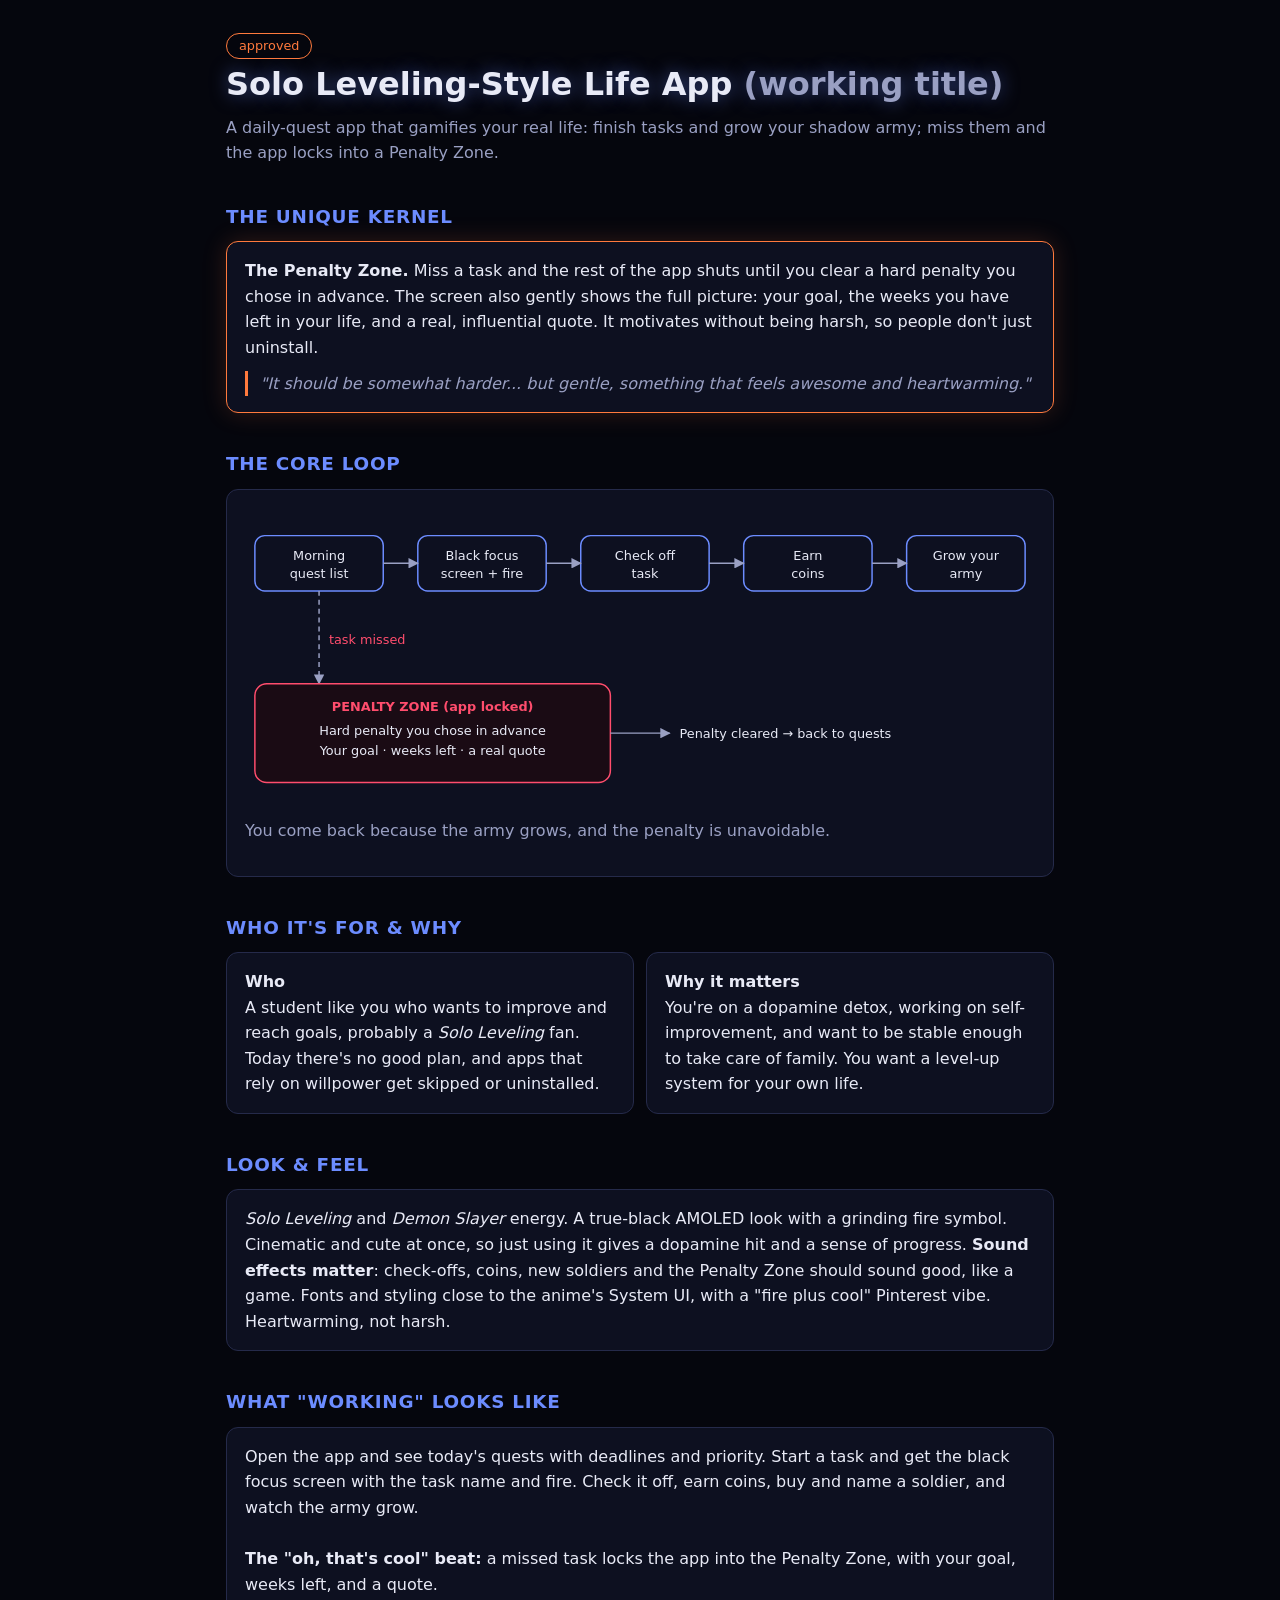
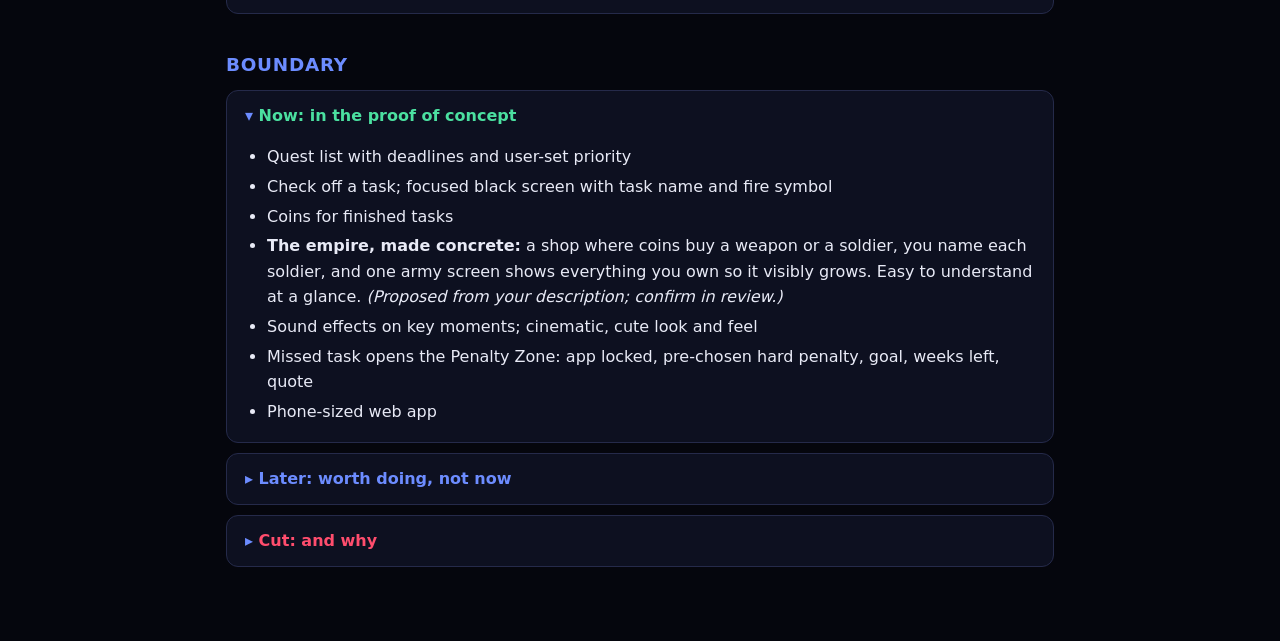
<file: devpost/scope.html>
<!doctype html>
<html lang="en">
<head>
<meta charset="utf-8">
<meta name="viewport" content="width=device-width, initial-scale=1">
<title>Scope: Solo Leveling-Style Life App</title>
<style>
  :root{--bg:#05060d;--panel:#0d1020;--line:#252a4a;--text:#e8eaf6;--dim:#9aa0c3;--glow:#6c8cff;--fire:#ff7a3d;--bad:#ff4d6d;--ok:#4be0a0}
  *{box-sizing:border-box}
  body{margin:0;background:var(--bg);color:var(--text);font:16px/1.6 system-ui,Segoe UI,sans-serif}
  main{max-width:860px;margin:0 auto;padding:32px 16px 64px}
  h1{font-size:2rem;margin:0 0 4px;text-shadow:0 0 18px rgba(108,140,255,.5)}
  h2{font-size:1.15rem;color:var(--glow);margin:36px 0 10px;letter-spacing:.04em;text-transform:uppercase}
  .tag{color:var(--dim);margin:0 0 8px}
  .status{display:inline-block;border:1px solid var(--fire);color:var(--fire);border-radius:999px;padding:2px 12px;font-size:.8rem}
  .card{background:var(--panel);border:1px solid var(--line);border-radius:12px;padding:16px 18px}
  .kernel{border-color:var(--fire);box-shadow:0 0 24px rgba(255,122,61,.18)}
  blockquote{margin:10px 0 0;color:var(--dim);border-left:3px solid var(--fire);padding-left:12px;font-style:italic}
  svg{width:100%;height:auto;display:block}
  svg text{fill:var(--text);font:13px system-ui,sans-serif}
  svg .box{fill:var(--panel);stroke:var(--glow);stroke-width:1.5}
  svg .pen{fill:#1a0b14;stroke:var(--bad);stroke-width:1.5}
  svg .arrow{stroke:var(--dim);stroke-width:1.5;fill:none}
  details{background:var(--panel);border:1px solid var(--line);border-radius:12px;margin:10px 0;padding:0}
  summary{cursor:pointer;padding:12px 18px;font-weight:600;list-style:none}
  summary::-webkit-details-marker{display:none}
  summary::before{content:"▸ ";color:var(--glow)}
  details[open] summary::before{content:"▾ "}
  details ul{margin:0;padding:0 18px 14px 40px;color:var(--text)}
  details li{margin:4px 0}
  .now summary{color:var(--ok)} .later summary{color:var(--glow)} .cut summary{color:var(--bad)}
  .why{color:var(--dim)}
  .grid{display:grid;gap:12px;grid-template-columns:1fr 1fr}
  @media(max-width:640px){.grid{grid-template-columns:1fr}}
</style>
</head>
<body>
<main>
  <span class="status">approved</span>
  <h1>Solo Leveling-Style Life App <span class="why">(working title)</span></h1>
  <p class="tag">A daily-quest app that gamifies your real life: finish tasks and grow your shadow army; miss them and the app locks into a Penalty Zone.</p>

  <h2>The Unique Kernel</h2>
  <div class="card kernel">
    <strong>The Penalty Zone.</strong> Miss a task and the rest of the app shuts until you clear a hard penalty you chose in advance. The screen also gently shows the full picture: your goal, the weeks you have left in your life, and a real, influential quote. It motivates without being harsh, so people don't just uninstall.
    <blockquote>"It should be somewhat harder... but gentle, something that feels awesome and heartwarming."</blockquote>
  </div>

  <h2>The Core Loop</h2>
  <div class="card">
    <svg viewBox="0 0 800 300" role="img" aria-label="Core loop: morning quests, focus screen, check off, coins, army; a missed task goes to the Penalty Zone then back to quests">
      <defs><marker id="a" viewBox="0 0 10 10" refX="9" refY="5" markerWidth="7" markerHeight="7" orient="auto-start-reverse"><path d="M0 0L10 5L0 10z" fill="#9aa0c3"/></marker></defs>
      <rect class="box" x="10" y="30" width="130" height="56" rx="10"/><text x="75" y="55" text-anchor="middle">Morning</text><text x="75" y="73" text-anchor="middle">quest list</text>
      <rect class="box" x="175" y="30" width="130" height="56" rx="10"/><text x="240" y="55" text-anchor="middle">Black focus</text><text x="240" y="73" text-anchor="middle">screen + fire</text>
      <rect class="box" x="340" y="30" width="130" height="56" rx="10"/><text x="405" y="55" text-anchor="middle">Check off</text><text x="405" y="73" text-anchor="middle">task</text>
      <rect class="box" x="505" y="30" width="130" height="56" rx="10"/><text x="570" y="55" text-anchor="middle">Earn</text><text x="570" y="73" text-anchor="middle">coins</text>
      <rect class="box" x="670" y="30" width="120" height="56" rx="10"/><text x="730" y="55" text-anchor="middle">Grow your</text><text x="730" y="73" text-anchor="middle">army</text>
      <path class="arrow" marker-end="url(#a)" d="M140 58H175"/><path class="arrow" marker-end="url(#a)" d="M305 58H340"/><path class="arrow" marker-end="url(#a)" d="M470 58H505"/><path class="arrow" marker-end="url(#a)" d="M635 58H670"/>
      <path class="arrow" marker-end="url(#a)" d="M75 86V180" stroke-dasharray="5 4"/>
      <text x="85" y="140" style="fill:#ff4d6d">task missed</text>
      <rect class="pen" x="10" y="180" width="360" height="100" rx="12"/>
      <text x="190" y="208" text-anchor="middle" style="fill:#ff4d6d;font-weight:700">PENALTY ZONE (app locked)</text>
      <text x="190" y="232" text-anchor="middle">Hard penalty you chose in advance</text>
      <text x="190" y="252" text-anchor="middle">Your goal · weeks left · a real quote</text>
      <path class="arrow" marker-end="url(#a)" d="M370 230H430"/>
      <text x="440" y="235">Penalty cleared → back to quests</text>
    </svg>
    <p class="why">You come back because the army grows, and the penalty is unavoidable.</p>
  </div>

  <h2>Who It's For &amp; Why</h2>
  <div class="grid">
    <div class="card"><strong>Who</strong><br>A student like you who wants to improve and reach goals, probably a <em>Solo Leveling</em> fan. Today there's no good plan, and apps that rely on willpower get skipped or uninstalled.</div>
    <div class="card"><strong>Why it matters</strong><br>You're on a dopamine detox, working on self-improvement, and want to be stable enough to take care of family. You want a level-up system for your own life.</div>
  </div>

  <h2>Look &amp; Feel</h2>
  <div class="card">
    <em>Solo Leveling</em> and <em>Demon Slayer</em> energy. A true-black AMOLED look with a grinding fire symbol. Cinematic and cute at once, so just using it gives a dopamine hit and a sense of progress. <strong>Sound effects matter</strong>: check-offs, coins, new soldiers and the Penalty Zone should sound good, like a game. Fonts and styling close to the anime's System UI, with a "fire plus cool" Pinterest vibe. Heartwarming, not harsh.
  </div>

  <h2>What "Working" Looks Like</h2>
  <div class="card">
    Open the app and see today's quests with deadlines and priority. Start a task and get the black focus screen with the task name and fire. Check it off, earn coins, buy and name a soldier, and watch the army grow.<br><br>
    <strong>The "oh, that's cool" beat:</strong> a missed task locks the app into the Penalty Zone, with your goal, weeks left, and a quote.
  </div>

  <h2>Boundary</h2>
  <details class="now" open><summary>Now: in the proof of concept</summary>
    <ul>
      <li>Quest list with deadlines and user-set priority</li>
      <li>Check off a task; focused black screen with task name and fire symbol</li>
      <li>Coins for finished tasks</li>
      <li><strong>The empire, made concrete:</strong> a shop where coins buy a weapon or a soldier, you name each soldier, and one army screen shows everything you own so it visibly grows. Easy to understand at a glance. <em>(Proposed from your description; confirm in review.)</em></li>
      <li>Sound effects on key moments; cinematic, cute look and feel</li>
      <li>Missed task opens the Penalty Zone: app locked, pre-chosen hard penalty, goal, weeks left, quote</li>
      <li>Phone-sized web app</li>
    </ul>
  </details>
  <details class="later"><summary>Later: worth doing, not now</summary>
    <ul>
      <li>Mini-games</li>
      <li>AI-assigned priority</li>
      <li>Phone home-screen widget</li>
      <li>Clash of Clans-style attacks with your army</li>
      <li>Online challenges, winning other people's soldiers</li>
    </ul>
  </details>
  <details class="cut"><summary>Cut: and why</summary>
    <ul>
      <li><strong>Real-life offers and rewards:</strong> depends on outside partners and isn't needed to prove the kernel.</li>
      <li><strong>Losing rank or level on a skip:</strong> you said you'd rather use the Penalty Zone than build something to lose.</li>
    </ul>
  </details>
</main>
</body>
</html>
</file>
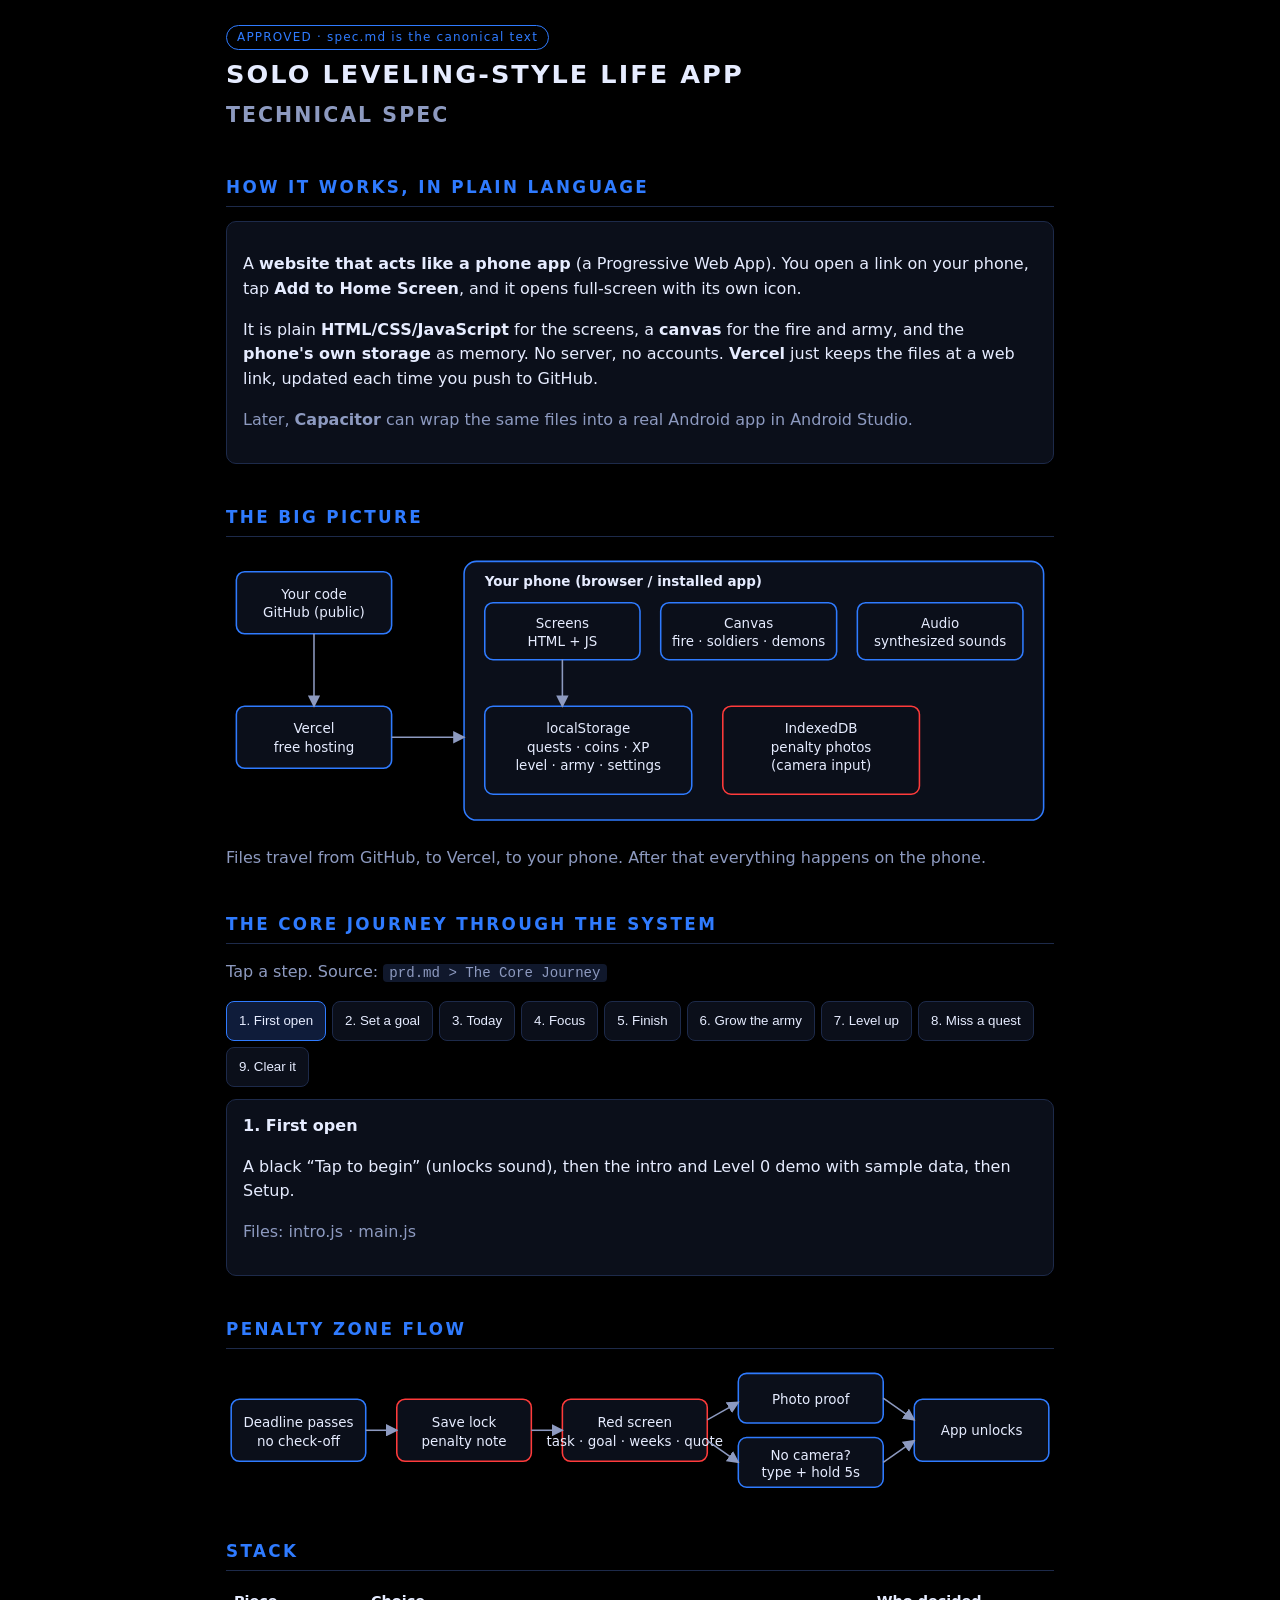
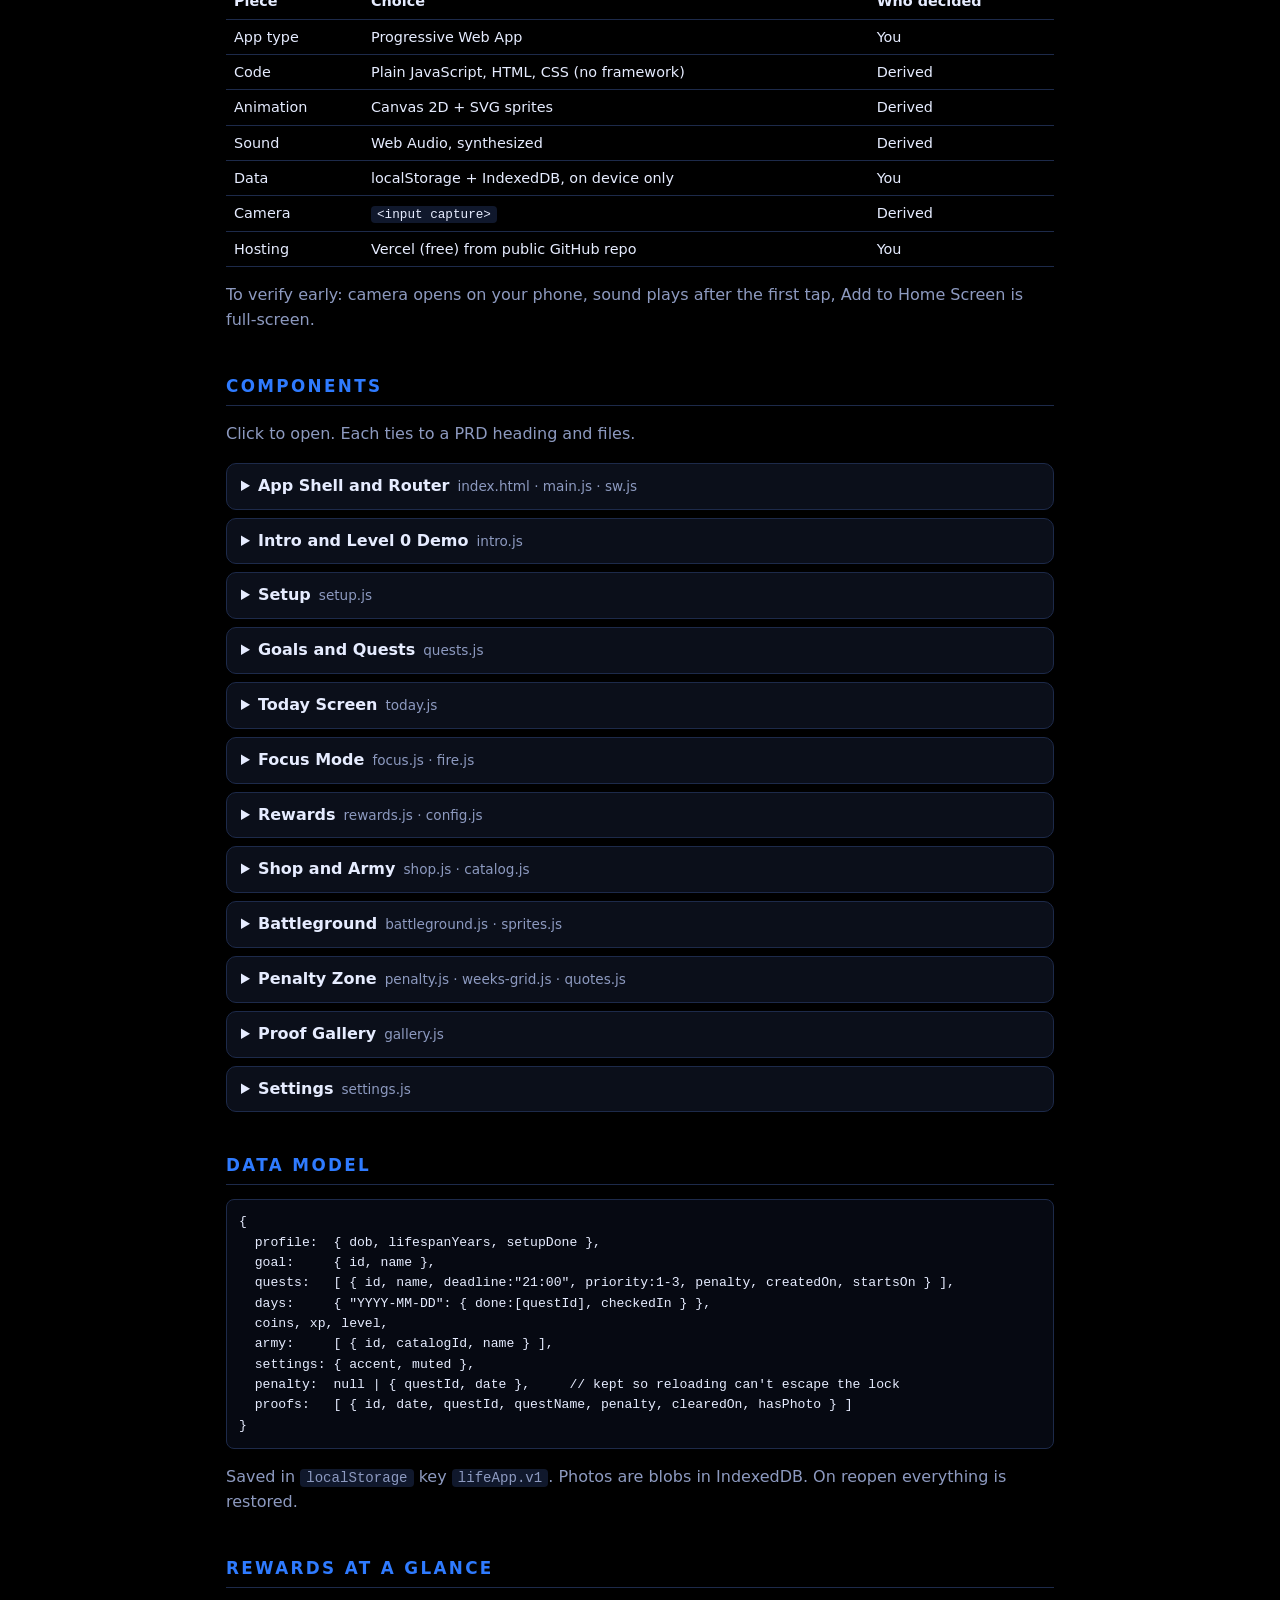
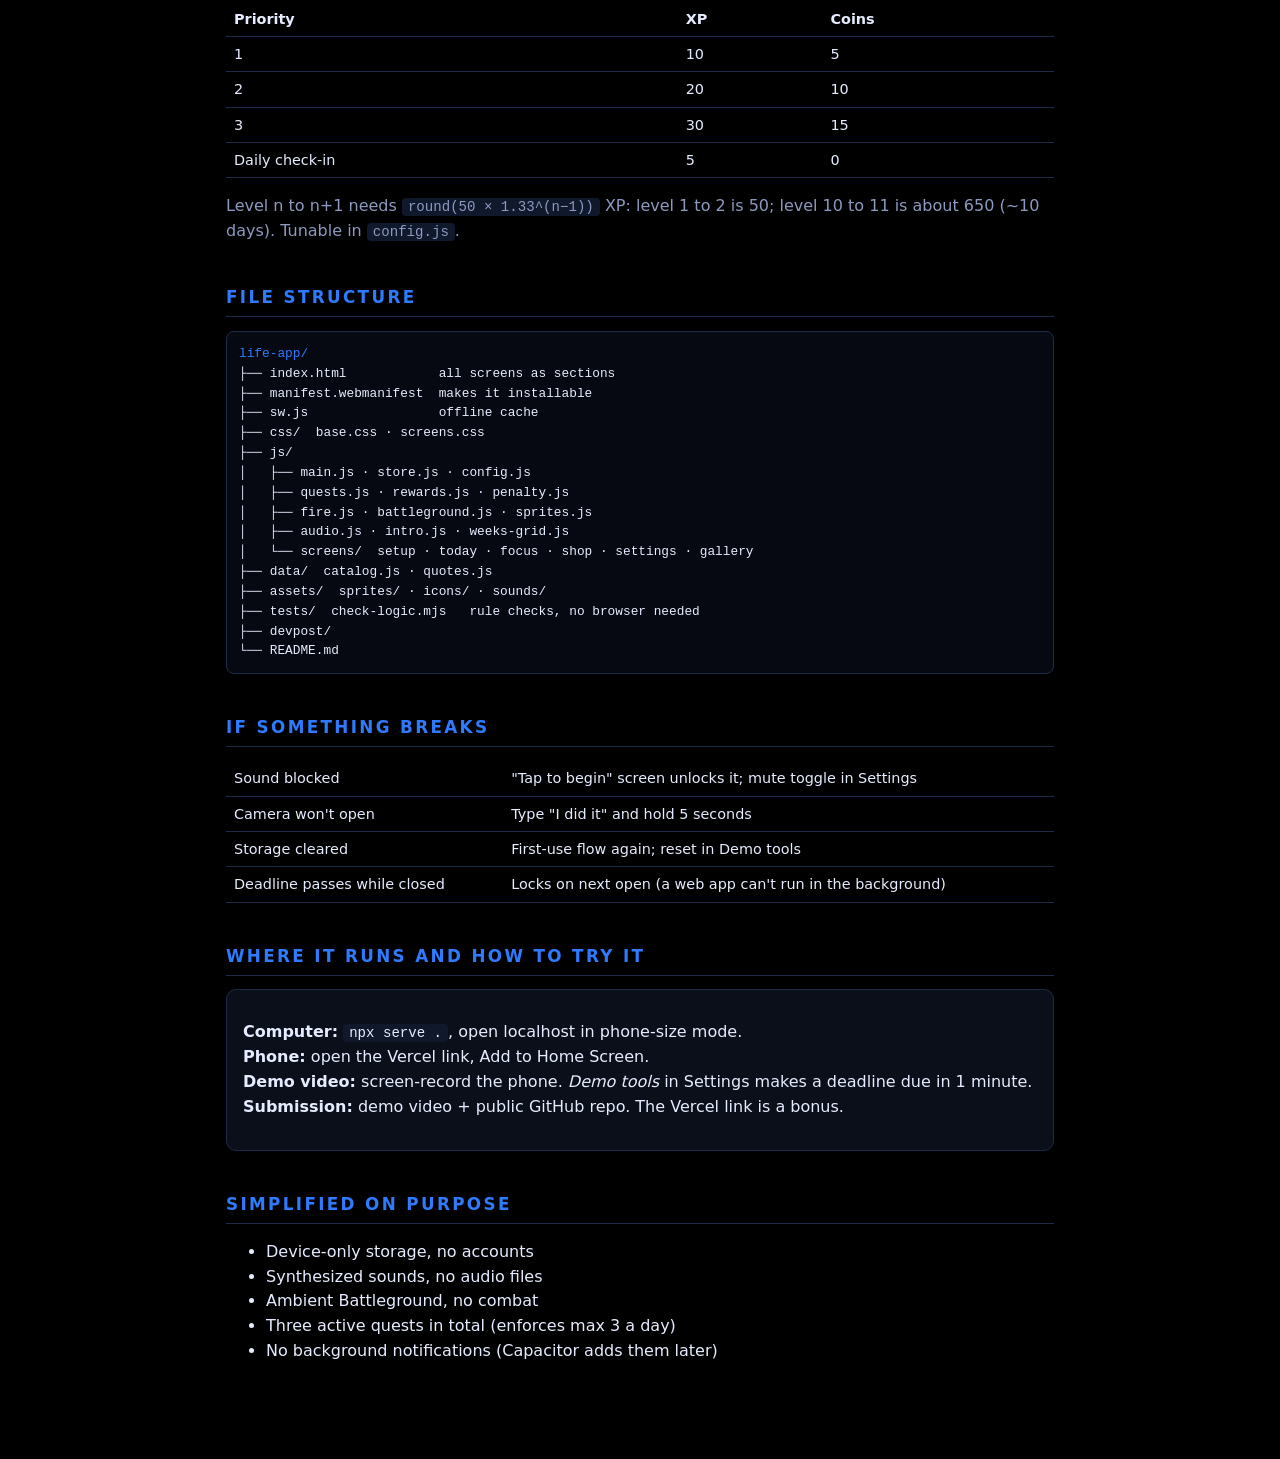
<file: devpost/spec.html>
<!doctype html>
<html lang="en">
<head>
<meta charset="utf-8">
<meta name="viewport" content="width=device-width, initial-scale=1">
<title>Technical Spec — Solo Leveling-Style Life App</title>
<style>
:root{--bg:#000;--panel:#0b0f1a;--line:#1d2a4a;--text:#e6ecff;--dim:#8d9ac0;--accent:#2f7bff;--danger:#ff3b3b}
*{box-sizing:border-box}
body{margin:0;background:var(--bg);color:var(--text);font:16px/1.55 system-ui,Segoe UI,sans-serif}
main{max-width:860px;margin:0 auto;padding:24px 16px 80px}
h1{font-size:1.6rem;letter-spacing:.08em;text-transform:uppercase;margin:.2em 0}
h2{font-size:1.05rem;letter-spacing:.14em;text-transform:uppercase;color:var(--accent);border-bottom:1px solid var(--line);padding-bottom:6px;margin-top:40px}
.badge{display:inline-block;border:1px solid var(--accent);color:var(--accent);padding:2px 10px;border-radius:99px;font-size:.75rem;letter-spacing:.1em}
.card{background:var(--panel);border:1px solid var(--line);border-radius:10px;padding:14px 16px;margin:12px 0}
code{background:#10182c;padding:1px 6px;border-radius:4px;font-size:.88em}
pre{background:#060912;border:1px solid var(--line);border-radius:8px;padding:12px;overflow:auto;font-size:.82rem}
.dim{color:var(--dim)}
svg{width:100%;height:auto;display:block}
svg text{fill:var(--text);font:13px system-ui}
svg .box{fill:var(--panel);stroke:var(--accent);stroke-width:1.5}
svg .red{stroke:var(--danger)}
svg .arrow{stroke:var(--dim);stroke-width:1.5;fill:none;marker-end:url(#a)}
.steps{display:flex;gap:6px;flex-wrap:wrap;margin:10px 0}
.steps button,.tabs button{background:var(--panel);color:var(--text);border:1px solid var(--line);border-radius:8px;padding:8px 12px;min-height:40px;cursor:pointer}
.steps button[aria-pressed=true]{border-color:var(--accent);background:#0f1c3a}
.step-body{min-height:90px}
details{background:var(--panel);border:1px solid var(--line);border-radius:10px;margin:8px 0;padding:10px 14px}
summary{cursor:pointer;font-weight:600}
summary span{color:var(--dim);font-weight:400;font-size:.85rem;margin-left:8px}
table{border-collapse:collapse;width:100%;font-size:.9rem}
td,th{border-bottom:1px solid var(--line);padding:6px 8px;text-align:left;vertical-align:top}
.tree{white-space:pre;font-size:.8rem}
.tree b{color:var(--accent);font-weight:400}
a{color:var(--accent)}
</style>
</head>
<body>
<main>
<span class="badge">APPROVED · spec.md is the canonical text</span>
<h1>Solo Leveling-Style Life App<br><span class="dim" style="font-size:.8em">Technical Spec</span></h1>

<h2>How it works, in plain language</h2>
<div class="card">
<p>A <b>website that acts like a phone app</b> (a Progressive Web App). You open a link on your phone, tap <b>Add to Home Screen</b>, and it opens full-screen with its own icon.</p>
<p>It is plain <b>HTML/CSS/JavaScript</b> for the screens, a <b>canvas</b> for the fire and army, and the <b>phone's own storage</b> as memory. No server, no accounts. <b>Vercel</b> just keeps the files at a web link, updated each time you push to GitHub.</p>
<p class="dim">Later, <b>Capacitor</b> can wrap the same files into a real Android app in Android Studio.</p>
</div>

<h2>The big picture</h2>
<svg viewBox="0 0 800 270" role="img" aria-label="Architecture: phone browser holds screens, canvas, audio and storage; GitHub feeds Vercel which serves files">
<defs><marker id="a" markerWidth="8" markerHeight="8" refX="7" refY="4" orient="auto"><path d="M0,0 L8,4 L0,8 z" fill="#8d9ac0"/></marker></defs>
<rect class="box" x="10" y="20" width="150" height="60" rx="8"/><text x="85" y="46" text-anchor="middle">Your code</text><text x="85" y="64" text-anchor="middle" class="dim">GitHub (public)</text>
<rect class="box" x="10" y="150" width="150" height="60" rx="8"/><text x="85" y="176" text-anchor="middle">Vercel</text><text x="85" y="194" text-anchor="middle">free hosting</text>
<path class="arrow" d="M85,80 L85,150"/>
<rect class="box" x="230" y="10" width="560" height="250" rx="12"/>
<text x="250" y="34" style="font-weight:700">Your phone (browser / installed app)</text>
<rect class="box" x="250" y="50" width="150" height="55" rx="8"/><text x="325" y="74" text-anchor="middle">Screens</text><text x="325" y="92" text-anchor="middle">HTML + JS</text>
<rect class="box" x="420" y="50" width="170" height="55" rx="8"/><text x="505" y="74" text-anchor="middle">Canvas</text><text x="505" y="92" text-anchor="middle">fire · soldiers · demons</text>
<rect class="box" x="610" y="50" width="160" height="55" rx="8"/><text x="690" y="74" text-anchor="middle">Audio</text><text x="690" y="92" text-anchor="middle">synthesized sounds</text>
<rect class="box" x="250" y="150" width="200" height="85" rx="8"/><text x="350" y="176" text-anchor="middle">localStorage</text><text x="350" y="194" text-anchor="middle">quests · coins · XP</text><text x="350" y="212" text-anchor="middle">level · army · settings</text>
<rect class="box red" x="480" y="150" width="190" height="85" rx="8"/><text x="575" y="176" text-anchor="middle">IndexedDB</text><text x="575" y="194" text-anchor="middle">penalty photos</text><text x="575" y="212" text-anchor="middle">(camera input)</text>
<path class="arrow" d="M160,180 L230,180"/>
<path class="arrow" d="M325,105 L325,150"/><path class="arrow" d="M575,150 L575,110" style="display:none"/>
</svg>
<p class="dim">Files travel from GitHub, to Vercel, to your phone. After that everything happens on the phone.</p>

<h2>The core journey through the system</h2>
<p class="dim">Tap a step. Source: <code>prd.md &gt; The Core Journey</code></p>
<div class="steps" id="steps" role="group" aria-label="Journey steps"></div>
<div class="card step-body" id="stepBody" aria-live="polite"></div>

<h2>Penalty Zone flow</h2>
<svg viewBox="0 0 800 130" role="img" aria-label="Penalty flow: deadline passes, saved lock, red screen, photo or fallback, unlock">
<rect class="box" x="5" y="35" width="130" height="60" rx="8"/><text x="70" y="62" text-anchor="middle">Deadline passes</text><text x="70" y="80" text-anchor="middle">no check-off</text>
<rect class="box red" x="165" y="35" width="130" height="60" rx="8"/><text x="230" y="62" text-anchor="middle">Save lock</text><text x="230" y="80" text-anchor="middle">penalty note</text>
<rect class="box red" x="325" y="35" width="140" height="60" rx="8"/><text x="395" y="62" text-anchor="middle">Red screen</text><text x="395" y="80" text-anchor="middle">task · goal · weeks · quote</text>
<rect class="box" x="495" y="10" width="140" height="48" rx="8"/><text x="565" y="40" text-anchor="middle">Photo proof</text>
<rect class="box" x="495" y="72" width="140" height="48" rx="8"/><text x="565" y="94" text-anchor="middle">No camera?</text><text x="565" y="110" text-anchor="middle">type + hold 5s</text>
<rect class="box" x="665" y="35" width="130" height="60" rx="8"/><text x="730" y="70" text-anchor="middle">App unlocks</text>
<path class="arrow" d="M135,65 L165,65"/><path class="arrow" d="M295,65 L325,65"/><path class="arrow" d="M465,55 L495,38"/><path class="arrow" d="M465,75 L495,96"/><path class="arrow" d="M635,34 L665,55"/><path class="arrow" d="M635,96 L665,75"/>
</svg>

<h2>Stack</h2>
<table>
<tr><th>Piece</th><th>Choice</th><th>Who decided</th></tr>
<tr><td>App type</td><td>Progressive Web App</td><td>You</td></tr>
<tr><td>Code</td><td>Plain JavaScript, HTML, CSS (no framework)</td><td>Derived</td></tr>
<tr><td>Animation</td><td>Canvas 2D + SVG sprites</td><td>Derived</td></tr>
<tr><td>Sound</td><td>Web Audio, synthesized</td><td>Derived</td></tr>
<tr><td>Data</td><td>localStorage + IndexedDB, on device only</td><td>You</td></tr>
<tr><td>Camera</td><td><code>&lt;input capture&gt;</code></td><td>Derived</td></tr>
<tr><td>Hosting</td><td>Vercel (free) from public GitHub repo</td><td>You</td></tr>
</table>
<p class="dim">To verify early: camera opens on your phone, sound plays after the first tap, Add to Home Screen is full-screen.</p>

<h2>Components</h2>
<p class="dim">Click to open. Each ties to a PRD heading and files.</p>
<div id="comps"></div>

<h2>Data model</h2>
<pre>{
  profile:  { dob, lifespanYears, setupDone },
  goal:     { id, name },
  quests:   [ { id, name, deadline:"21:00", priority:1-3, penalty, createdOn, startsOn } ],
  days:     { "YYYY-MM-DD": { done:[questId], checkedIn } },
  coins, xp, level,
  army:     [ { id, catalogId, name } ],
  settings: { accent, muted },
  penalty:  null | { questId, date },     // kept so reloading can't escape the lock
  proofs:   [ { id, date, questId, questName, penalty, clearedOn, hasPhoto } ]
}</pre>
<p class="dim">Saved in <code>localStorage</code> key <code>lifeApp.v1</code>. Photos are blobs in IndexedDB. On reopen everything is restored.</p>

<h2>Rewards at a glance</h2>
<table>
<tr><th>Priority</th><th>XP</th><th>Coins</th></tr>
<tr><td>1</td><td>10</td><td>5</td></tr><tr><td>2</td><td>20</td><td>10</td></tr><tr><td>3</td><td>30</td><td>15</td></tr>
<tr><td>Daily check-in</td><td>5</td><td>0</td></tr>
</table>
<p class="dim">Level n to n+1 needs <code>round(50 × 1.33^(n−1))</code> XP: level 1 to 2 is 50; level 10 to 11 is about 650 (~10 days). Tunable in <code>config.js</code>.</p>

<h2>File structure</h2>
<pre class="tree"><b>life-app/</b>
├── index.html            all screens as sections
├── manifest.webmanifest  makes it installable
├── sw.js                 offline cache
├── css/  base.css · screens.css
├── js/
│   ├── main.js · store.js · config.js
│   ├── quests.js · rewards.js · penalty.js
│   ├── fire.js · battleground.js · sprites.js
│   ├── audio.js · intro.js · weeks-grid.js
│   └── screens/  setup · today · focus · shop · settings · gallery
├── data/  catalog.js · quotes.js
├── assets/  sprites/ · icons/ · sounds/
├── tests/  check-logic.mjs   rule checks, no browser needed
├── devpost/
└── README.md</pre>

<h2>If something breaks</h2>
<table>
<tr><td>Sound blocked</td><td>"Tap to begin" screen unlocks it; mute toggle in Settings</td></tr>
<tr><td>Camera won't open</td><td>Type "I did it" and hold 5 seconds</td></tr>
<tr><td>Storage cleared</td><td>First-use flow again; reset in Demo tools</td></tr>
<tr><td>Deadline passes while closed</td><td>Locks on next open (a web app can't run in the background)</td></tr>
</table>

<h2>Where it runs and how to try it</h2>
<div class="card">
<p><b>Computer:</b> <code>npx serve .</code>, open localhost in phone-size mode.<br>
<b>Phone:</b> open the Vercel link, Add to Home Screen.<br>
<b>Demo video:</b> screen-record the phone. <i>Demo tools</i> in Settings makes a deadline due in 1 minute.<br>
<b>Submission:</b> demo video + public GitHub repo. The Vercel link is a bonus.</p>
</div>

<h2>Simplified on purpose</h2>
<ul>
<li>Device-only storage, no accounts</li>
<li>Synthesized sounds, no audio files</li>
<li>Ambient Battleground, no combat</li>
<li>Three active quests in total (enforces max 3 a day)</li>
<li>No background notifications (Capacitor adds them later)</li>
</ul>
</main>

<script>
const steps=[
["First open","A black “Tap to begin” (unlocks sound), then the intro and Level 0 demo with sample data, then Setup.","intro.js · main.js"],
["Set a goal","You enter birth date, lifespan, goal and quests (name, deadline, priority, penalty). Saved to localStorage.","setup.js · store.js · quests.js"],
["Today","Recurring quests for today (max 3), by priority, with deadlines.","today.js · quests.js"],
["Focus","Black screen, quest name, canvas bonfire, check-off.","focus.js · fire.js"],
["Finish","Quest marked done; coins and XP added; sound and animation; level recalculated.","rewards.js · audio.js"],
["Grow the army","Shop spends coins, you name the soldier, it is saved and drawn around the fire.","shop.js · battleground.js · sprites.js"],
["Level up","XP crosses the threshold; Battleground draws bigger and more demons.","config.js · battleground.js"],
["Miss a quest","Timer checks every 15 s and on open. A saved lock note shows the red Penalty Zone and blocks all other screens.","penalty.js · weeks-grid.js · quotes.js"],
["Clear it","Photo goes to IndexedDB (or the type-and-hold fallback). Lock note cleared; app unlocks.","penalty.js · gallery.js"]
];
const comps=[
["App Shell and Router","One screen at a time; enforces the lock; registers the service worker.","Screens and Layout","index.html · main.js · sw.js"],
["Intro and Level 0 Demo","Tap gate, animated intro with sound, 4–5 explainer cards using labelled sample data.","The Core Journey","intro.js"],
["Setup","Birth date, lifespan, first goal and quests; shown once.","The Core Journey","setup.js"],
["Goals and Quests","Recurring daily quests; 3 active in total; fourth is blocked with a message.","Goals and Quests","quests.js"],
["Today Screen","Quests, coins/XP/level header, Focus buttons, daily check-in.","Screens and Layout &gt; Today","today.js"],
["Focus Mode","True black, quest name, bonfire, check-off.","Focus Mode","focus.js · fire.js"],
["Rewards","Coins, XP, levels, check-in (5 XP). Misses never remove XP.","Coins, XP and Levels","rewards.js · config.js"],
["Shop and Army","Catalog; blocks if too few coins; name soldiers; Sung Jinwoo first; weapons stand in the ground.","Shop and Army","shop.js · catalog.js"],
["Battleground","Fire at the bottom, soldiers around it, demons grow with level; ambient loop; sound layers.","Battleground","battleground.js · sprites.js"],
["Penalty Zone","Red lock: task, goal, weeks-left grid, quote, photo proof, fallback.","Penalty Zone","penalty.js · weeks-grid.js · quotes.js"],
["Proof Gallery","Past penalty photos with dates, under Settings.","Penalty Zone","gallery.js"],
["Settings","Accent colour, gallery, mute, labelled Demo tools.","Screens and Layout &gt; Settings","settings.js"]
];
const sb=document.getElementById('steps'),body=document.getElementById('stepBody');
function show(i){[...sb.children].forEach((b,j)=>b.setAttribute('aria-pressed',i===j));
 const s=steps[i];body.innerHTML='<b>'+(i+1)+'. '+s[0]+'</b><p>'+s[1]+'</p><p class="dim">Files: '+s[2]+'</p>';}
steps.forEach((s,i)=>{const b=document.createElement('button');b.textContent=(i+1)+'. '+s[0];b.onclick=()=>show(i);sb.appendChild(b)});
show(0);
document.getElementById('comps').innerHTML=comps.map(c=>`<details><summary>${c[0]}<span>${c[3]}</span></summary><p>${c[1]}</p><p class="dim">PRD: <code>prd.md &gt; ${c[2]}</code></p></details>`).join('');
</script>
</body>
</html>
</file>
<file: css/base.css>
/* The black System theme. Every colour comes from these variables, so changing
   --accent restyles the whole app at once. */
:root {
  --bg: #000000;
  --accent: #2f7bff;
  --danger: #ff3344;
  --text: #eaf2ff;
  --text-dim: #8493ad;
  --gold: #ffc94d;
  --ember: #ff8a2a;

  --line: color-mix(in srgb, var(--accent) 65%, transparent);
  --line-soft: color-mix(in srgb, var(--accent) 30%, transparent);
  --glow: color-mix(in srgb, var(--accent) 45%, transparent);
  --fill: color-mix(in srgb, var(--accent) 9%, #000);
  --fill-strong: color-mix(in srgb, var(--accent) 24%, #000);

  --font: 'Rajdhani', 'Segoe UI', Roboto, system-ui, sans-serif;
  --tap: 48px;

  color-scheme: dark;
}

*,
*::before,
*::after {
  box-sizing: border-box;
}

[hidden] {
  display: none !important;
}

html,
body {
  margin: 0;
  background: var(--bg);
  /* No rubber-band bounce or pull-to-refresh at the edges of the page. */
  overscroll-behavior: none;
}

/* Like an app, not a web page: text in the interface cannot be selected or
   long-pressed, taps respond at once, and pictures cannot be dragged. */
body {
  user-select: none;
  -webkit-user-select: none;
  -webkit-touch-callout: none;
  touch-action: manipulation;
}

input {
  user-select: text;
  -webkit-user-select: text;
}

img {
  -webkit-user-drag: none;
}

body {
  color: var(--text);
  font-family: var(--font);
  font-size: 18px;
  font-weight: 500;
  line-height: 1.35;
  -webkit-tap-highlight-color: transparent;
  -webkit-text-size-adjust: 100%;
}

h1,
h2,
p,
ul,
fieldset,
legend {
  margin: 0;
  padding: 0;
}

ul {
  list-style: none;
}

fieldset {
  border: 0;
  min-width: 0;
}

button,
input {
  font: inherit;
  color: inherit;
}

/* A faint wash of the accent colour at the top of the screen. The rest stays true black. */
body::before {
  content: '';
  position: fixed;
  inset: 0;
  z-index: -1;
  background: radial-gradient(80% 34% at 50% -6%, color-mix(in srgb, var(--accent) 17%, transparent), transparent 72%);
  pointer-events: none;
}

/* A phone-sized column, even on a wide desktop window. */
#app {
  max-width: 460px;
  margin: 0 auto;
  overflow-x: clip; /* a screen sliding in must not make the page scroll sideways */
}

/* ---------- Text ---------- */

.eyebrow {
  color: var(--text-dim);
  font-size: 13px;
  font-weight: 600;
  letter-spacing: 0.28em;
  text-transform: uppercase;
}

.system-line {
  color: color-mix(in srgb, var(--text) 92%, var(--accent));
  text-shadow: 0 0 14px color-mix(in srgb, var(--accent) 30%, transparent);
}

.system-line--center {
  text-align: center;
}

/* ---------- System window ----------
   A pane of dark glass with its corners cut off, inside a thin glowing frame.
   The frame is two shapes: ::before is the whole cut-corner shape in the line
   colour, and ::after is the same shape a hair smaller in dark glass, laid on
   top. What is left showing round the edge is the frame. */

.panel {
  --cut: 14px;
  position: relative;
  isolation: isolate;
  display: flex;
  flex-direction: column;
  gap: 16px;
  padding: 22px 16px 18px;
  box-shadow: 0 0 36px -12px var(--glow);
  animation: panel-open 0.26s cubic-bezier(0.2, 0.9, 0.3, 1);
}

.panel::before,
.panel::after {
  content: '';
  position: absolute;
  pointer-events: none;
}

.panel::before {
  inset: 0;
  z-index: -2;
  background: linear-gradient(180deg, var(--accent), var(--line-soft) 18%, var(--line-soft) 82%, var(--accent));
  clip-path: polygon(
    var(--cut) 0, calc(100% - var(--cut)) 0, 100% var(--cut), 100% calc(100% - var(--cut)),
    calc(100% - var(--cut)) 100%, var(--cut) 100%, 0 calc(100% - var(--cut)), 0 var(--cut)
  );
}

.panel::after {
  --in: calc(var(--cut) - 0.6px);
  inset: 1.5px;
  z-index: -1;
  background:
    repeating-linear-gradient(0deg, rgba(255, 255, 255, 0.014) 0 1px, transparent 1px 3px),
    radial-gradient(120% 55% at 50% 0%, color-mix(in srgb, var(--accent) 17%, #000), transparent 72%),
    linear-gradient(180deg, color-mix(in srgb, var(--accent) 6%, #000), #010204);
  clip-path: polygon(
    var(--in) 0, calc(100% - var(--in)) 0, 100% var(--in), 100% calc(100% - var(--in)),
    calc(100% - var(--in)) 100%, var(--in) 100%, 0 calc(100% - var(--in)), 0 var(--in)
  );
}

/* The window's name, in a small plate with a line trailing off either side. */
.panel__title {
  position: relative;
  align-self: center;
  display: flex;
  align-items: center;
  gap: 10px;
  padding: 5px 18px;
  background: linear-gradient(180deg, color-mix(in srgb, var(--accent) 18%, transparent), transparent);
  border: 1px solid var(--line);
  color: color-mix(in srgb, var(--accent) 30%, #fff);
  font-size: 15px;
  font-weight: 600;
  letter-spacing: 0.3em;
  text-align: center;
  text-transform: uppercase;
  text-shadow: 0 0 12px var(--glow);
}

.panel__title::before,
.panel__title::after {
  content: '';
  position: absolute;
  top: 50%;
  width: 26px;
  height: 1px;
  background: linear-gradient(90deg, transparent, var(--line));
}

.panel__title::before {
  right: calc(100% + 6px);
}

.panel__title::after {
  left: calc(100% + 6px);
  transform: scaleX(-1);
}

@keyframes panel-open {
  from {
    opacity: 0;
    transform: scaleY(0.7);
  }
  to {
    opacity: 1;
    transform: none;
  }
}

/* ---------- Buttons ----------
   Dark glass with a hairline border and two bright corner brackets. */

.btn {
  position: relative;
  flex: 1;
  min-height: var(--tap);
  padding: 10px 16px;
  background: linear-gradient(180deg, color-mix(in srgb, var(--accent) 8%, #000), #000);
  border: 1px solid var(--line-soft);
  border-radius: 0;
  color: var(--text);
  font-size: 15px;
  font-weight: 600;
  letter-spacing: 0.22em;
  text-transform: uppercase;
  white-space: nowrap;
  cursor: pointer;
  transition: transform 0.08s, box-shadow 0.15s, background 0.15s;
}

.btn::before,
.btn::after {
  content: '';
  position: absolute;
  width: 7px;
  height: 7px;
  border: 1px solid var(--accent);
  pointer-events: none;
}

.btn::before {
  top: -1px;
  left: -1px;
  border-right: 0;
  border-bottom: 0;
}

.btn::after {
  right: -1px;
  bottom: -1px;
  border-top: 0;
  border-left: 0;
}

.btn:active {
  transform: scale(0.97);
}

.btn--primary {
  background: linear-gradient(180deg, color-mix(in srgb, var(--accent) 34%, #000), color-mix(in srgb, var(--accent) 12%, #000));
  border-color: var(--accent);
  box-shadow: 0 0 18px -2px var(--glow), inset 0 1px 0 color-mix(in srgb, var(--accent) 60%, transparent);
  text-shadow: 0 0 10px var(--glow);
}

.btn--dashed {
  flex: none;
  width: 100%;
  background: none;
  border-style: dashed;
  border-color: var(--line);
  color: var(--text-dim);
}

.btn--dashed::before,
.btn--dashed::after {
  display: none;
}

.btn:disabled {
  opacity: 0.4;
  box-shadow: none;
  cursor: default;
}

.btn:focus-visible,
.input:focus-visible,
.gate:focus-visible,
.icon-btn:focus-visible,
.quest__tick:focus-visible {
  outline: 2px solid var(--text);
  outline-offset: 3px;
}

.actions {
  display: flex;
  gap: 12px;
  margin-top: 4px;
}

/* The main action gets the room; Back, Cancel and No stay compact. */
.actions .btn:not(.btn--primary) {
  flex: 0 1 34%;
}

.icon-btn {
  display: grid;
  place-items: center;
  width: 40px;
  height: 40px;
  padding: 0;
  background: none;
  border: 0;
  color: var(--text-dim);
  font-size: 24px;
  line-height: 1;
  cursor: pointer;
}

/* ---------- Form fields ---------- */

.field {
  display: flex;
  flex-direction: column;
  gap: 6px;
}

.field__label {
  color: var(--text-dim);
  font-size: 13px;
  font-weight: 600;
  letter-spacing: 0.2em;
  text-transform: uppercase;
}

.input {
  width: 100%;
  min-height: var(--tap);
  padding: 10px 12px;
  background: rgba(0, 0, 0, 0.6);
  border: 1px solid var(--line-soft);
  border-radius: 0;
  font-size: 19px;
  font-weight: 500;
}

.input::placeholder {
  color: color-mix(in srgb, var(--text-dim) 60%, transparent);
}

.input:focus {
  border-color: var(--accent);
  box-shadow: 0 0 12px var(--glow);
  outline: none;
}

.field-error {
  color: var(--danger);
  font-weight: 600;
}

/* Three-way choice (priority). */
.segmented {
  display: grid;
  grid-template-columns: repeat(3, 1fr);
  gap: 8px;
}

.segmented input {
  position: absolute;
  opacity: 0;
  pointer-events: none;
}

.segmented label {
  display: flex;
  flex-direction: column;
  align-items: center;
  justify-content: center;
  gap: 6px;
  min-height: 56px;
  border: 1px solid var(--line-soft);
  border-radius: 2px;
  color: var(--text-dim);
  font-size: 14px;
  font-weight: 600;
  letter-spacing: 0.16em;
  text-transform: uppercase;
  cursor: pointer;
}

.segmented input:checked + label {
  background: var(--fill-strong);
  border-color: var(--accent);
  box-shadow: 0 0 12px var(--glow);
  color: var(--text);
}

.segmented input:focus-visible + label {
  outline: 2px solid var(--text);
  outline-offset: 3px;
}

/* Small suggestion buttons. */
.chips {
  display: flex;
  flex-wrap: wrap;
  gap: 8px;
  margin-top: -6px;
}

.chip {
  padding: 6px 10px;
  background: none;
  border: 1px solid var(--line-soft);
  border-radius: 2px;
  color: var(--text-dim);
  font-size: 15px;
  cursor: pointer;
}

/* Priority shown as one to three small diamonds. */
.pips {
  display: inline-flex;
  gap: 5px;
}

.pip {
  width: 8px;
  height: 8px;
  border: 1px solid var(--accent);
  transform: rotate(45deg);
}

.pip.is-on {
  background: var(--accent);
  box-shadow: 0 0 6px var(--glow);
}

/* ---------- Pop-up windows ---------- */

.modal {
  width: min(100vw - 24px, 436px);
  max-width: none;
  max-height: calc(100dvh - 24px);
  padding: 0;
  overflow: visible auto;
  background: none;
  border: 0;
  color: inherit;
}

.modal::backdrop {
  background: rgba(0, 0, 0, 0.86);
  animation: backdrop-in 0.22s ease-out;
}

/* A centred window (a message, a photo) pops open. */
.modal:not(.sheet) {
  animation: modal-pop 0.24s cubic-bezier(0.2, 1.3, 0.4, 1);
}

/* A sheet rises from the bottom edge of the screen and stays attached to it. */
.sheet {
  width: 100%;
  max-width: 460px;
  max-height: 94dvh;
  margin: auto auto 0;
  animation: sheet-up 0.34s cubic-bezier(0.2, 0.9, 0.2, 1);
}

.sheet .panel {
  padding-top: 30px;
  padding-bottom: calc(22px + env(safe-area-inset-bottom));
  animation: none;
}

/* The little grab bar at the top of a sheet. */
.sheet__handle {
  position: absolute;
  top: 11px;
  left: 50%;
  width: 44px;
  height: 4px;
  background: var(--line);
  border-radius: 2px;
  transform: translateX(-50%);
}

@keyframes sheet-up {
  from {
    transform: translateY(100%);
  }
}

@keyframes modal-pop {
  from {
    opacity: 0;
    transform: scale(0.9);
  }
}

@keyframes backdrop-in {
  from {
    opacity: 0;
  }
}

.notice__icon {
  display: grid;
  place-items: center;
  width: 22px;
  height: 22px;
  border: 1px solid var(--line);
  font-size: 15px;
  letter-spacing: 0;
}

@media (prefers-reduced-motion: reduce) {
  *,
  *::before,
  *::after {
    animation-duration: 0.01ms !important;
    animation-iteration-count: 1 !important;
    transition-duration: 0.01ms !important;
  }
}

/* ---------- Danger zone ----------
   Anything inside .zone-danger is drawn in red instead of the accent colour.
   The colours built from --accent are listed again so they follow the change. */
.zone-danger {
  --accent: var(--danger);
  --text-dim: #b89da2;
  --line: color-mix(in srgb, var(--accent) 65%, transparent);
  --line-soft: color-mix(in srgb, var(--accent) 30%, transparent);
  --glow: color-mix(in srgb, var(--accent) 45%, transparent);
  --fill: color-mix(in srgb, var(--accent) 9%, #000);
  --fill-strong: color-mix(in srgb, var(--accent) 24%, #000);
}

/* ---------- Small extras ---------- */

.visually-hidden {
  position: absolute;
  width: 1px;
  height: 1px;
  overflow: hidden;
  clip-path: inset(50%);
  white-space: nowrap;
}

.head-row {
  display: flex;
  align-items: center;
  justify-content: space-between;
  gap: 12px;
}

.btn--small {
  flex: none;
  min-height: 40px;
  padding: 4px 14px;
  font-size: 13px;
}

/* Buttons with a long label may wrap onto two lines. */
.btn--wrap {
  flex: none;
  letter-spacing: 0.12em;
  white-space: normal;
}

/* A label styled as a button, wrapping a hidden file input (the camera). */
.btn--file {
  display: grid;
  place-items: center;
  flex: none;
}

.btn--file:focus-within {
  outline: 2px solid var(--text);
  outline-offset: 3px;
}

.link-btn {
  min-height: 40px;
  padding: 4px 8px;
  background: none;
  border: 0;
  color: var(--text-dim);
  font-size: 16px;
  text-decoration: underline;
  text-underline-offset: 4px;
  cursor: pointer;
}

/* Press-and-hold button: the fill sweeps across while it is held. */
.btn--hold {
  position: relative;
  flex: none;
  overflow: hidden;
  touch-action: none;
  user-select: none;
  -webkit-user-select: none;
}

.btn--hold__fill {
  position: absolute;
  inset: 0;
  background: var(--fill-strong);
  transform: scaleX(0);
  transform-origin: left;
}

.btn--hold.is-holding .btn--hold__fill {
  transform: scaleX(1);
  transition: transform var(--hold-ms) linear;
}

.btn--hold__label {
  position: relative;
}

/* ---------- Coins and the reward pop-up ---------- */

.coin {
  display: inline-block;
  flex: none;
  width: 0.62em;
  height: 0.62em;
  margin: 0 0.14em;
  background: linear-gradient(135deg, #fff6d0, var(--gold) 42%, #9a5f0e);
  box-shadow: 0 0 9px color-mix(in srgb, var(--gold) 70%, transparent);
  transform: rotate(45deg);
}

/* ---------- The reward sequence ----------
   A layer over the whole screen: a flash of light, a shockwave ring, sparks, and
   a card saying what was earned. Taps pass straight through it. */

.reward {
  position: fixed;
  inset: 0;
  z-index: 20;
  pointer-events: none;
}

.reward__flash {
  position: absolute;
  inset: 0;
  background: radial-gradient(60% 42% at 50% 36%, color-mix(in srgb, var(--accent) 70%, #fff), transparent 72%);
  animation: reward-flash 0.7s ease-out both;
}

.reward__ring {
  position: absolute;
  top: 36%;
  left: 50%;
  width: 60px;
  height: 60px;
  border: 2px solid color-mix(in srgb, var(--accent) 60%, #fff);
  border-radius: 50%;
  box-shadow: 0 0 30px var(--accent), inset 0 0 20px var(--accent);
  animation: reward-ring 0.8s cubic-bezier(0.1, 0.7, 0.3, 1) both;
}

.reward__sparks {
  position: absolute;
  inset: 0;
  width: 100%;
  height: 100%;
}

.reward__card {
  position: absolute;
  top: 36%;
  left: 50%;
  display: flex;
  flex-direction: column;
  align-items: center;
  gap: 6px;
  width: max-content;
  max-width: calc(100vw - 32px);
  padding: 16px 28px;
  background: linear-gradient(180deg, color-mix(in srgb, var(--accent) 16%, #000), rgba(0, 0, 0, 0.94));
  border-top: 2px solid var(--accent);
  border-bottom: 2px solid var(--accent);
  box-shadow: 0 0 44px var(--glow);
  text-align: center;
  transform: translate(-50%, -50%);
  animation: reward-pop 0.36s cubic-bezier(0.2, 1.6, 0.4, 1) both, reward-out 0.4s 1.6s ease-in both;
}

.reward__title {
  margin-right: -0.3em;
  font-size: 15px;
  font-weight: 700;
  letter-spacing: 0.3em;
  text-transform: uppercase;
  text-shadow: 0 0 14px var(--accent);
  animation: reward-title 0.5s 0.05s ease-out both;
}

.reward__gains {
  display: flex;
  align-items: center;
  gap: 20px;
  font-size: 32px;
  font-weight: 700;
  line-height: 1.1;
}

.reward__xp {
  text-shadow: 0 0 18px var(--accent);
}

.reward__coins {
  display: flex;
  align-items: center;
  gap: 8px;
  color: var(--gold);
  text-shadow: 0 0 18px color-mix(in srgb, var(--gold) 70%, transparent);
}

.reward__level {
  margin-top: 4px;
  padding-top: 8px;
  border-top: 1px solid var(--line-soft);
  color: var(--gold);
  font-size: 18px;
  font-weight: 700;
  letter-spacing: 0.12em;
  text-transform: uppercase;
  animation: reward-level 0.5s 0.55s ease-out both;
}

/* A level-up, or the last quest of the day: gold, larger, and it stays longer. */
.reward.is-big .reward__flash {
  background: radial-gradient(90% 60% at 50% 36%, #fff3c4, color-mix(in srgb, var(--gold) 70%, transparent) 30%, transparent 75%);
  animation-duration: 1.1s;
}

.reward.is-big .reward__ring {
  border-color: var(--gold);
  box-shadow: 0 0 40px var(--gold), inset 0 0 26px var(--gold);
  animation-duration: 1.1s;
}

.reward.is-big .reward__card {
  padding: 22px 30px;
  border-color: var(--gold);
  box-shadow: 0 0 60px color-mix(in srgb, var(--gold) 55%, transparent);
  animation: reward-pop 0.42s cubic-bezier(0.2, 1.7, 0.4, 1) both, reward-out 0.5s 3.3s ease-in both;
}

.reward.is-big .reward__title {
  color: var(--gold);
  font-size: 19px;
  text-shadow: 0 0 18px var(--gold);
}

.reward.is-big .reward__gains {
  font-size: 38px;
}

@keyframes reward-flash {
  from {
    opacity: 0.6;
  }
  to {
    opacity: 0;
  }
}

@keyframes reward-ring {
  from {
    opacity: 1;
    transform: translate(-50%, -50%) scale(0.4);
  }
  to {
    opacity: 0;
    transform: translate(-50%, -50%) scale(11);
  }
}

@keyframes reward-pop {
  from {
    opacity: 0;
    transform: translate(-50%, -50%) scale(0.5);
  }
  to {
    opacity: 1;
    transform: translate(-50%, -50%) scale(1);
  }
}

@keyframes reward-out {
  to {
    opacity: 0;
    transform: translate(-50%, -62%) scale(0.96);
  }
}

@keyframes reward-title {
  from {
    letter-spacing: 1em;
    opacity: 0;
  }
}

@keyframes reward-level {
  from {
    opacity: 0;
    transform: scale(1.4);
  }
  to {
    opacity: 1;
    transform: none;
  }
}

/* ---------- Jolts ---------- */

#app.is-shaking {
  animation: shake 0.32s linear;
}

#app.is-quaking {
  animation: quake 0.6s linear;
}

@keyframes shake {
  20% { transform: translate(-3px, 2px); }
  40% { transform: translate(3px, -2px); }
  60% { transform: translate(-2px, -1px); }
  80% { transform: translate(2px, 1px); }
}

@keyframes quake {
  10% { transform: translate(-7px, 4px) rotate(-0.4deg); }
  25% { transform: translate(7px, -5px) rotate(0.4deg); }
  40% { transform: translate(-6px, -3px) rotate(-0.3deg); }
  55% { transform: translate(5px, 4px) rotate(0.3deg); }
  70% { transform: translate(-3px, 2px); }
  85% { transform: translate(2px, -1px); }
}

/* ---------- Tension ----------
   The last ten minutes before a deadline: the edges of the screen glow red, on
   every screen. In the last minute the glow beats fast. */

body::after {
  content: '';
  position: fixed;
  inset: 0;
  z-index: 15;
  box-shadow: inset 0 0 70px 4px color-mix(in srgb, var(--danger) 70%, transparent);
  opacity: 0;
  pointer-events: none;
}

body[data-tension='near']::after {
  animation: tension 2.6s ease-in-out infinite;
}

body[data-tension='critical']::after {
  animation: tension-fast 1s ease-in-out infinite;
}

@keyframes tension {
  50% { opacity: 0.45; }
}

@keyframes tension-fast {
  0% { opacity: 0.25; }
  12% { opacity: 1; }
  40% { opacity: 0.25; }
  100% { opacity: 0.25; }
}

/* ---------- A soldier rises ---------- */

.arise {
  position: fixed;
  inset: 0;
  z-index: 25;
  display: flex;
  flex-direction: column;
  align-items: center;
  justify-content: center;
  gap: 6px;
  background: rgba(0, 0, 0, 0.92);
  overflow: hidden;
  animation: arise-veil 2.6s ease-in-out both;
}

/* The pool of shadow the soldier climbs out of. */
.arise__pool {
  position: absolute;
  top: calc(50% + 96px);
  left: 50%;
  width: 280px;
  height: 46px;
  background: radial-gradient(closest-side, #7c4dff, #3b4fe0 45%, transparent);
  border-radius: 50%;
  filter: blur(6px);
  transform: translate(-50%, -50%);
  animation: arise-pool 2.6s ease-out both;
}

.arise__art {
  position: relative;
  height: 250px;
  animation: arise-rise 1.25s 0.2s cubic-bezier(0.2, 0.8, 0.2, 1) both;
}

.arise__word {
  position: relative;
  margin-right: -0.6em;
  color: #cfe2ff;
  font-size: 44px;
  font-weight: 700;
  letter-spacing: 0.6em;
  text-transform: uppercase;
  text-shadow: 0 0 26px #5b8cff, 0 0 60px #7c4dff;
  animation: arise-word 0.9s 0.75s cubic-bezier(0.2, 1.4, 0.4, 1) both;
}

.arise__name {
  position: relative;
  color: var(--text-dim);
  font-size: 17px;
  font-weight: 600;
  letter-spacing: 0.3em;
  text-transform: uppercase;
  animation: arise-word 0.6s 1.15s ease-out both;
}

@keyframes arise-veil {
  0% { opacity: 0; }
  10% { opacity: 1; }
  86% { opacity: 1; }
  100% { opacity: 0; }
}

@keyframes arise-pool {
  0% { transform: translate(-50%, -50%) scale(0.1); opacity: 0; }
  25% { transform: translate(-50%, -50%) scale(1); opacity: 1; }
  100% { transform: translate(-50%, -50%) scale(1.25); opacity: 0.7; }
}

@keyframes arise-rise {
  from {
    clip-path: inset(100% 0 0 0);
    filter: brightness(4) blur(4px);
    transform: translateY(70px);
  }
  to {
    clip-path: inset(0);
    filter: none;
    transform: none;
  }
}

@keyframes arise-word {
  from {
    opacity: 0;
    transform: scale(1.7);
    filter: blur(8px);
  }
}

/* ---------- Every touch is answered ----------
   Anything you can press sinks and brightens for an instant under your finger. */

.btn,
.tile,
.tab,
.chip,
.icon-btn,
.swatch,
.quest__tick,
.quest__focus,
.segmented label {
  transition: transform 0.09s ease-out, filter 0.09s ease-out;
}

.btn:active,
.tile:active,
.tab:active,
.chip:active,
.icon-btn:active,
.swatch:active,
.quest__tick:active,
.quest__focus:active,
.segmented label:active {
  transform: scale(0.95);
  filter: brightness(1.4);
}

/* ---------- The tab bar ---------- */

.tabbar {
  position: fixed;
  bottom: 0;
  left: 50%;
  z-index: 10;
  display: grid;
  grid-template-columns: repeat(4, 1fr);
  width: 100%;
  max-width: 460px;
  padding: 6px 8px calc(6px + env(safe-area-inset-bottom));
  background: linear-gradient(180deg, rgba(3, 6, 14, 0.9), #000 70%);
  border-top: 1px solid var(--line-soft);
  transform: translateX(-50%);
}

.tab {
  position: relative;
  display: flex;
  flex-direction: column;
  align-items: center;
  gap: 3px;
  min-height: 52px;
  padding: 7px 0 4px;
  background: none;
  border: 0;
  color: var(--text-dim);
  font-size: 11px;
  font-weight: 600;
  letter-spacing: 0.16em;
  text-transform: uppercase;
  cursor: pointer;
}

.tab svg {
  width: 24px;
  height: 24px;
  fill: none;
  stroke: currentColor;
  stroke-width: 1.6;
  stroke-linecap: round;
  stroke-linejoin: round;
}

.tab[aria-current='page'] {
  color: var(--text);
}

.tab[aria-current='page'] svg {
  stroke: var(--accent);
  filter: drop-shadow(0 0 6px var(--accent));
}

/* A lit bar above the tab you are on. */
.tab[aria-current='page']::before {
  content: '';
  position: absolute;
  top: -7px;
  left: 50%;
  width: 30px;
  height: 2px;
  background: var(--accent);
  box-shadow: 0 0 10px var(--accent);
  transform: translateX(-50%);
  animation: tab-lit 0.25s ease-out;
}

.tab:focus-visible {
  outline: 2px solid var(--text);
  outline-offset: -3px;
}

/* How many soldiers you have, on the Army tab. */
.tab__badge {
  position: absolute;
  top: 3px;
  left: calc(50% + 7px);
  min-width: 17px;
  height: 17px;
  padding: 0 4px;
  background: var(--accent);
  border-radius: 9px;
  color: #000;
  font-size: 11px;
  font-weight: 700;
  letter-spacing: 0;
  line-height: 17px;
}

@keyframes tab-lit {
  from {
    width: 0;
    opacity: 0;
  }
}

/* The reward card names what the quest was for. */
.reward__note {
  max-width: 290px;
  margin-top: 2px;
  color: var(--text-dim);
  font-size: 15px;
  line-height: 1.25;
  animation: reward-level 0.5s 0.3s ease-out both;
}
</file>
<file: css/screens.css>
/* Layout for each screen. Colours and shared pieces live in base.css. */

.screen {
  display: none;
}

.screen.is-active {
  animation: screen-fade 0.28s ease-out both;
  display: flex;
  flex-direction: column;
  gap: 18px;
  min-height: 100dvh;
  padding: calc(22px + env(safe-area-inset-top)) 14px calc(26px + env(safe-area-inset-bottom));
}

/* Going on to a later screen: it slides in from the right. Going back: from the left. */
.screen.is-active[data-enter='forward'] {
  animation: screen-forward 0.3s cubic-bezier(0.2, 0.8, 0.2, 1) both;
}

.screen.is-active[data-enter='back'] {
  animation: screen-back 0.3s cubic-bezier(0.2, 0.8, 0.2, 1) both;
}

/* The four tab-bar screens leave room for the bar at the bottom. */
.screen[data-screen='today'].is-active,
.screen[data-screen='shop'].is-active,
.screen[data-screen='settings'].is-active {
  padding-bottom: calc(96px + env(safe-area-inset-bottom));
}

@keyframes screen-fade {
  from {
    opacity: 0;
  }
}

@keyframes screen-forward {
  from {
    opacity: 0;
    transform: translateX(36px);
  }
}

@keyframes screen-back {
  from {
    opacity: 0;
    transform: translateX(-36px);
  }
}

/* ---------- Tap to begin ---------- */

.screen[data-screen='gate'].is-active {
  padding: 0;
}

.gate {
  flex: 1;
  display: flex;
  flex-direction: column;
  align-items: center;
  justify-content: center;
  gap: 34px;
  width: 100%;
  padding: 0;
  background: none;
  border: 0;
  cursor: pointer;
}

.gate__mark {
  width: 64px;
  height: 64px;
  border: 2px solid var(--accent);
  transform: rotate(45deg);
  box-shadow: 0 0 26px var(--glow), inset 0 0 18px var(--glow);
  animation: gate-pulse 2.2s ease-in-out infinite;
}

.gate__title {
  margin-right: -0.34em; /* balances the trailing letter-spacing so it sits centred */
  font-size: 36px;
  font-weight: 700;
  letter-spacing: 0.34em;
  text-transform: uppercase;
  text-shadow: 0 0 20px var(--glow);
}

.gate__prompt {
  margin-right: -0.36em;
  color: var(--text-dim);
  font-size: 15px;
  font-weight: 600;
  letter-spacing: 0.36em;
  text-transform: uppercase;
  animation: gate-blink 1.8s ease-in-out infinite;
}

@keyframes gate-pulse {
  50% {
    box-shadow: 0 0 44px var(--glow), inset 0 0 26px var(--glow);
  }
}

@keyframes gate-blink {
  50% {
    opacity: 0.35;
  }
}

/* ---------- Setup ---------- */

.weeks-readout {
  padding: 10px 12px;
  border-left: 2px solid var(--accent);
  background: var(--fill);
}

.weeks-readout strong {
  font-size: 24px;
  font-weight: 700;
  text-shadow: 0 0 12px var(--glow);
}

/* ---------- Today ---------- */

.today-head {
  display: flex;
  flex-direction: column;
  gap: 6px;
}

.today-goal {
  display: flex;
  align-items: baseline;
  gap: 10px;
  font-size: 22px;
  font-weight: 600;
  line-height: 1.2;
}

.today-goal__label {
  flex: none;
  padding: 1px 8px;
  border: 1px solid var(--line);
  color: var(--text-dim);
  font-size: 12px;
  letter-spacing: 0.24em;
  text-transform: uppercase;
}

.all-clear {
  font-weight: 600;
}

/* ---------- Quest rows (Setup and Today) ---------- */

.quest-list {
  display: flex;
  flex-direction: column;
  gap: 10px;
}

.quest-list:empty {
  display: none;
}

.quest {
  display: grid;
  grid-template-columns: 1fr auto;
  align-items: center;
  gap: 4px 10px;
  padding: 12px 6px 12px 14px;
  background: linear-gradient(90deg, color-mix(in srgb, var(--accent) 11%, transparent), rgba(0, 0, 0, 0.35));
  border: 1px solid var(--line-soft);
  border-left: 2px solid var(--accent);
}

.quest--tickable {
  grid-template-columns: auto 1fr auto;
  gap: 4px 6px;
  padding: 12px 2px 12px 4px;
}

.quest__body {
  display: flex;
  flex-direction: column;
  gap: 5px;
  min-width: 0;
}

.quest__name {
  font-size: 20px;
  font-weight: 600;
  line-height: 1.15;
  overflow-wrap: anywhere;
}

.quest__meta {
  display: flex;
  flex-wrap: wrap;
  align-items: center;
  gap: 2px 8px;
  color: var(--text-dim);
  font-size: 14px;
  font-weight: 600;
  letter-spacing: 0.1em;
  text-transform: uppercase;
}

/* Time left, "Cleared" or "Deadline passed", sitting after the deadline. */
.quest__status {
  color: color-mix(in srgb, var(--text) 55%, var(--accent));
}

.quest__penalty {
  color: var(--text-dim);
  font-size: 15px;
  overflow-wrap: anywhere;
}

.quest__late {
  color: var(--danger);
}

/* The done tick: a diamond that fills in. */
.quest__tick {
  display: grid;
  place-items: center;
  width: 46px;
  height: 46px;
  padding: 0;
  background: none;
  border: 0;
  cursor: pointer;
}

.quest__tick::before {
  content: '';
  width: 24px;
  height: 24px;
  border: 2px solid var(--accent);
  transform: rotate(45deg);
  transition: background 0.2s, box-shadow 0.2s;
}

.quest.is-done .quest__tick {
  cursor: default;
}

.quest.is-done .quest__tick::before {
  background: var(--accent);
  box-shadow: 0 0 16px var(--accent);
}

.quest.is-done {
  border-color: var(--line);
}

.quest.is-done .quest__name {
  color: var(--text-dim);
  text-decoration: line-through;
  text-decoration-color: var(--line);
}

.quest.is-done .quest__cleared {
  color: var(--text);
  text-shadow: 0 0 10px var(--glow);
}

.quest--upcoming {
  opacity: 0.55;
}

/* ---------- Penalty Zone ---------- */

.screen[data-screen='penalty'].is-active {
  background: radial-gradient(130% 60% at 50% 0%, #4a0009 0%, #170003 48%, #000 100%);
  --week-lived: #4d1a20;
  --week-left: #ffd9dc;
  --week-now: #ffffff;
}

.fact {
  display: flex;
  flex-direction: column;
  gap: 4px;
}

.fact__value {
  font-size: 22px;
  font-weight: 600;
  line-height: 1.2;
  overflow-wrap: anywhere;
}

.fact__note {
  color: var(--text-dim);
  font-size: 15px;
}

/* The penalty task itself: the one thing to do. */
.fact--main {
  padding: 12px;
  background: var(--fill-strong);
  border: 1px solid var(--accent);
  box-shadow: 0 0 16px var(--glow);
}

.fact--main .fact__value {
  font-size: 26px;
  font-weight: 700;
  text-shadow: 0 0 14px var(--glow);
}

.weeks-grid {
  display: block;
  width: 100%;
  margin: 4px 0;
}

.quote {
  margin: 4px 0 0;
  padding: 4px 0 4px 14px;
  border-left: 2px solid var(--accent);
}

.quote blockquote {
  margin: 0;
  font-size: 20px;
  font-style: italic;
  line-height: 1.3;
}

.quote figcaption {
  margin-top: 8px;
  color: var(--text-dim);
  font-size: 14px;
  font-weight: 600;
  letter-spacing: 0.16em;
  text-transform: uppercase;
}

.quote figcaption::before {
  content: '— ';
}

/* Stays at the bottom of the screen so the way out is always in reach. */
.penalty-actions {
  position: sticky;
  bottom: 0;
  display: flex;
  flex-direction: column;
  align-items: stretch;
  gap: 4px;
  margin: 0 -14px calc(-26px - env(safe-area-inset-bottom));
  padding: 26px 14px calc(12px + env(safe-area-inset-bottom));
  background: linear-gradient(180deg, transparent, #000 34%);
  text-align: center;
}

/* ---------- Settings: Proof Gallery ---------- */

.gallery {
  display: grid;
  grid-template-columns: repeat(2, 1fr);
  gap: 12px;
}

.gallery:empty {
  display: none;
}

.gallery__tile {
  display: flex;
  flex-direction: column;
  gap: 6px;
  min-width: 0;
}

.gallery__photo {
  display: grid;
  place-items: center;
  width: 100%;
  aspect-ratio: 1;
  padding: 0;
  overflow: hidden;
  background: #000;
  border: 1px solid var(--line-soft);
  color: var(--text-dim);
  font-size: 14px;
  letter-spacing: 0.16em;
  text-transform: uppercase;
  cursor: pointer;
}

.gallery__photo--none {
  cursor: default;
}

.gallery__photo img {
  width: 100%;
  height: 100%;
  object-fit: cover;
}

.gallery__caption {
  color: var(--text-dim);
  font-size: 14px;
  line-height: 1.25;
  overflow-wrap: anywhere;
}

.photo-view__img {
  display: block;
  width: 100%;
  max-height: 60dvh;
  object-fit: contain;
  background: #000;
}

/* ---------- Today: level, XP and coins ---------- */

.hud {
  display: grid;
  grid-template-columns: auto 1fr auto;
  align-items: center;
  gap: 14px;
  padding: 10px 14px;
  background: linear-gradient(180deg, color-mix(in srgb, var(--accent) 12%, #000), #010204);
  border: 1px solid var(--line-soft);
  border-top-color: var(--line);
}

.hud__label {
  color: var(--text-dim);
  font-size: 11px;
  font-weight: 600;
  letter-spacing: 0.22em;
  text-transform: uppercase;
}

.hud__level {
  display: flex;
  flex-direction: column;
  align-items: center;
  line-height: 1;
}

.hud__level-num {
  font-size: 34px;
  font-weight: 700;
  text-shadow: 0 0 14px var(--accent);
}

.hud__xp {
  display: flex;
  flex-direction: column;
  gap: 6px;
  min-width: 0;
}

.hud__xp-text {
  display: flex;
  align-items: baseline;
  justify-content: space-between;
  font-size: 15px;
  font-weight: 600;
}

.hud__bar {
  height: 8px;
  background: #000;
  border: 1px solid var(--line-soft);
}

.hud__bar-fill {
  height: 100%;
  background: linear-gradient(90deg, var(--accent), color-mix(in srgb, var(--accent) 55%, #fff));
  box-shadow: 0 0 10px var(--accent);
  transition: width 0.6s ease-out;
}

.hud__coins {
  display: flex;
  align-items: center;
  gap: 8px;
  color: var(--gold);
  font-size: 24px;
  font-weight: 700;
}

/* ---------- Today: the right-hand side of a quest row ---------- */

.quest__side {
  display: flex;
  flex-direction: column;
  align-items: flex-end;
  justify-content: space-between;
  align-self: stretch;
}

.quest__side .icon-btn {
  width: 34px;
  height: 30px;
  font-size: 20px;
}

.quest__focus {
  display: flex;
  flex-direction: column;
  align-items: center;
  gap: 3px;
  min-width: 56px;
  margin: 0 6px 0 0;
  padding: 7px 6px 5px;
  background: #000;
  border: 1px solid color-mix(in srgb, var(--ember) 55%, transparent);
  border-radius: 2px;
  color: var(--text);
  font-size: 11px;
  font-weight: 600;
  letter-spacing: 0.16em;
  text-transform: uppercase;
  box-shadow: 0 0 10px color-mix(in srgb, var(--ember) 30%, transparent);
  cursor: pointer;
}

.quest__focus svg {
  width: 20px;
  height: 20px;
  fill: var(--ember);
  filter: drop-shadow(0 0 5px var(--ember));
}

.quest__focus:active {
  transform: scale(0.95);
}

/* ---------- Focus ---------- */

.screen[data-screen='focus'].is-active {
  position: relative;
  gap: 0;
  height: 100dvh;
  padding: 0;
  overflow: hidden;
  background: #000;
}

.focus__back {
  position: absolute;
  top: calc(8px + env(safe-area-inset-top));
  left: 6px;
  width: 48px;
  height: 48px;
  background: none;
  border: 0;
  color: #4a4a4a;
  font-size: 34px;
  line-height: 1;
  cursor: pointer;
}

.focus__quest {
  flex: none;
  margin: 0;
  padding: calc(13dvh + env(safe-area-inset-top)) 28px 0;
  font-size: clamp(28px, 8.6vw, 42px);
  font-weight: 700;
  line-height: 1.12;
  text-align: center;
  text-shadow: 0 0 26px color-mix(in srgb, var(--ember) 55%, transparent);
  overflow-wrap: anywhere;
}

.focus__fire {
  flex: 1;
  display: block;
  width: 100%;
  min-height: 0;
}

.focus__done {
  flex: none;
  margin: 0 22px calc(26px + env(safe-area-inset-bottom));
  border-color: #2a2a2a;
  color: #b9b9b9;
}

/* ---------- Today: how the day is going, and the check-in ---------- */

.today-greeting {
  font-size: 27px;
  font-weight: 700;
  line-height: 1.1;
  text-shadow: 0 0 18px var(--glow);
}

.today-day {
  display: grid;
  grid-template-columns: 1fr auto;
  gap: 10px;
  margin-top: -8px;
}

.today-progress {
  display: flex;
  flex-direction: column;
  justify-content: center;
  gap: 4px;
  min-width: 0;
  padding: 8px 12px;
  background: linear-gradient(90deg, color-mix(in srgb, var(--accent) 12%, transparent), transparent);
  border-left: 2px solid var(--accent);
}

.today-progress__pips {
  display: flex;
  gap: 7px;
  padding: 2px 0 2px 2px;
}

.today-progress__pips:empty {
  display: none;
}

.today-progress__text {
  font-size: 16px;
  font-weight: 600;
  line-height: 1.2;
}

.today-progress__next {
  color: var(--text-dim);
  font-size: 12px;
  font-weight: 600;
  letter-spacing: 0.14em;
  text-transform: uppercase;
}

.today-day .tile {
  min-width: 100px;
}

/* One quote a day, at the foot of Today. */
.daily-quote {
  margin: 4px 0 0;
  padding: 4px 0 4px 14px;
  border-left: 2px solid var(--line);
}

.daily-quote blockquote {
  margin: 0;
  color: color-mix(in srgb, var(--text) 86%, var(--accent));
  font-size: 18px;
  font-style: italic;
  line-height: 1.3;
}

.daily-quote figcaption {
  margin-top: 6px;
  color: var(--text-dim);
  font-size: 13px;
  font-weight: 600;
  letter-spacing: 0.16em;
  text-transform: uppercase;
}

.daily-quote figcaption::before {
  content: '— ';
}

.today-total {
  color: var(--text-dim);
  font-size: 14px;
  letter-spacing: 0.06em;
  text-align: center;
}

.tile {
  display: flex;
  flex-direction: column;
  align-items: center;
  justify-content: center;
  gap: 2px;
  min-width: 0;
  min-height: 52px;
  padding: 6px 4px;
  background: linear-gradient(180deg, color-mix(in srgb, var(--accent) 8%, #000), #000);
  border: 1px solid var(--line-soft);
  border-radius: 0;
  color: var(--text);
  cursor: pointer;
}

.tile:active {
  transform: scale(0.97);
}

.tile:disabled {
  opacity: 0.45;
  cursor: default;
}

.tile:focus-visible {
  outline: 2px solid var(--text);
  outline-offset: 3px;
}

.tile__name {
  font-size: 12.5px;
  font-weight: 600;
  letter-spacing: 0.1em;
  text-transform: uppercase;
}

.tile__note {
  color: var(--text-dim);
  font-size: 13px;
}

/* ---------- Shop ---------- */

.shop-coins {
  display: flex;
  align-items: center;
  gap: 8px;
  margin-left: auto;
  color: var(--gold);
  font-size: 24px;
  font-weight: 700;
}

.shop-list {
  display: flex;
  flex-direction: column;
  gap: 10px;
}

.shop-item {
  display: grid;
  grid-template-columns: 60px 1fr auto;
  align-items: center;
  gap: 12px;
  padding: 8px 10px;
  background: linear-gradient(90deg, color-mix(in srgb, var(--accent) 10%, transparent), rgba(0, 0, 0, 0.35));
  border: 1px solid var(--line-soft);
}

.shop-item__art {
  width: 60px;
  height: 84px;
  object-fit: contain;
}

.shop-item__body {
  display: flex;
  flex-direction: column;
  gap: 2px;
  min-width: 0;
}

.shop-item__name {
  font-size: 19px;
  font-weight: 600;
  line-height: 1.15;
}

.shop-item__owned {
  color: var(--text-dim);
  font-size: 14px;
}

.shop-item__buy {
  display: flex;
  align-items: center;
  gap: 8px;
  min-width: 78px;
  justify-content: center;
  border-color: color-mix(in srgb, var(--gold) 60%, transparent);
  color: var(--gold);
  font-size: 18px;
  letter-spacing: 0.04em;
}

/* Not enough coins yet: still tappable, so the Shop can say what is missing. */
.shop-item__buy.is-short {
  opacity: 0.45;
}

.name-sheet__art {
  align-self: center;
  width: 110px;
  height: 170px;
  object-fit: contain;
}

/* ---------- Battleground ---------- */

.screen[data-screen='battleground'].is-active {
  position: relative;
  justify-content: space-between;
  height: 100dvh;
  padding: 0;
  overflow: hidden;
  background: #000;
}

.battle__scene {
  position: absolute;
  inset: 0;
  width: 100%;
  height: 100%;
}

.battle__top,
.battle__bottom {
  position: relative; /* above the canvas */
  display: flex;
  align-items: center;
  gap: 12px;
  padding: calc(12px + env(safe-area-inset-top)) 14px 12px;
}

.battle__top {
  background: linear-gradient(180deg, rgba(0, 0, 0, 0.85), transparent);
}

.battle__top .eyebrow {
  flex: 1;
  color: var(--text);
  font-size: 11.5px;
  letter-spacing: 0.14em;
  text-align: right;
}

.battle__bottom {
  justify-content: flex-end;
  padding: 12px 14px calc(84px + env(safe-area-inset-bottom));
}

/* Darkness closing in at the edges of the scene. A layer over the canvas, so the
   canvas does not have to repaint it sixty times a second. */
.screen[data-screen='battleground']::after {
  content: '';
  position: absolute;
  inset: 0;
  background: radial-gradient(ellipse 80% 62% at 50% 55%, transparent 48%, rgba(0, 0, 0, 0.8));
  pointer-events: none;
}

.battle__bottom .system-line {
  flex: 1;
  color: var(--text-dim);
  font-size: 16px;
  text-shadow: none;
}

.battle__bottom .system-line:empty {
  visibility: hidden;
}

/* ---------- Intro ---------- */

.screen[data-screen='intro'].is-active {
  padding: 0;
}

/* perspective is what makes things seem to fly toward you out of the dark */
.intro {
  position: relative;
  flex: 1;
  display: flex;
  flex-direction: column;
  align-items: center;
  justify-content: center;
  gap: 30px;
  width: 100%;
  padding: 0;
  overflow: hidden;
  background: none;
  border: 0;
  color: var(--text);
  perspective: 700px;
  cursor: pointer;
}

.intro__mark {
  width: 150px;
  height: 150px;
  mix-blend-mode: screen; /* the drawing's black background lets the glow behind show through */
  animation: intro-mark 0.8s cubic-bezier(0.16, 1, 0.3, 1.06) both;
}

/* The flash as the mark lands. */
.intro__burst {
  position: absolute;
  top: calc(50% - 68px);
  left: 50%;
  width: 20px;
  height: 20px;
  border: 2px solid var(--accent);
  border-radius: 50%;
  box-shadow: 0 0 40px 10px var(--glow), inset 0 0 30px var(--glow);
  opacity: 0;
  animation: intro-burst 0.9s 0.7s ease-out both;
}

.intro__title {
  display: flex;
  margin-right: -0.3em;
  font-size: 40px;
  font-weight: 700;
  letter-spacing: 0.3em;
  text-transform: uppercase;
  text-shadow: 0 0 22px var(--glow);
  transform-style: preserve-3d;
}

.intro__title span {
  display: inline-block;
  animation: intro-letter 0.55s calc(0.78s + var(--i) * 0.055s) cubic-bezier(0.16, 1, 0.3, 1.1) both;
}

.intro__tag {
  margin-right: -0.3em;
  color: var(--text-dim);
  font-size: 14px;
  font-weight: 600;
  letter-spacing: 0.3em;
  text-transform: uppercase;
  animation: intro-tag 0.7s 1.55s ease-out both;
}

@keyframes intro-mark {
  from {
    opacity: 0;
    filter: blur(14px) brightness(3);
    transform: translateZ(-1500px) rotateX(75deg) rotateZ(-140deg);
  }
  to {
    opacity: 1;
    filter: none;
    transform: none;
  }
}

@keyframes intro-burst {
  from {
    opacity: 0.9;
    transform: translate(-50%, -50%) scale(1);
  }
  to {
    opacity: 0;
    transform: translate(-50%, -50%) scale(22);
  }
}

@keyframes intro-letter {
  from {
    opacity: 0;
    filter: blur(8px);
    transform: translateZ(-500px) translateY(26px) rotateX(-80deg);
  }
  to {
    opacity: 1;
    filter: none;
    transform: none;
  }
}

@keyframes intro-tag {
  from {
    opacity: 0;
    letter-spacing: 0.9em;
  }
  to {
    opacity: 1;
    letter-spacing: 0.3em;
  }
}

/* ---------- Level 0 demo ---------- */

.demo-card {
  flex: 1;
}

.demo-card .system-line {
  font-size: 19px;
}

/* A framed example with a "Sample" tag, so nobody mistakes it for their own data. */
.demo-sample {
  position: relative;
  display: flex;
  flex-direction: column;
  gap: 12px;
  padding: 26px 12px 14px;
  border: 1px dashed var(--line);
}

.demo-sample--dark {
  padding: 0;
  background: #000;
}

.demo-sample__tag {
  position: absolute;
  top: -1px;
  left: -1px;
  z-index: 1;
  padding: 1px 8px;
  background: var(--accent);
  color: #000;
  font-size: 11px;
  font-weight: 700;
  letter-spacing: 0.2em;
  text-transform: uppercase;
}

.demo-fire {
  display: block;
  width: 100%;
  height: 250px;
}

.demo-gains {
  justify-content: center;
}

.demo-army {
  display: flex;
  justify-content: center;
  gap: 6px;
}

.demo-army img {
  width: 78px;
  height: 122px;
}

/* ---------- Settings: accent colour ---------- */

.swatches {
  display: flex;
  flex-wrap: wrap;
  gap: 12px;
  padding: 4px 2px;
}

.swatch {
  width: 44px;
  height: 44px;
  padding: 0;
  background: var(--swatch);
  border: 2px solid #000;
  border-radius: 2px;
  box-shadow: 0 0 12px color-mix(in srgb, var(--swatch) 60%, transparent);
  cursor: pointer;
}

.swatch[aria-checked='true'] {
  outline: 2px solid var(--text);
  outline-offset: 3px;
}

.swatch:focus-visible {
  outline: 2px solid var(--text);
  outline-offset: 3px;
}

/* ---------- Today: a quest feeling its deadline ---------- */

/* The bar along the bottom of an open quest, draining toward the deadline. */
.quest__timebar {
  grid-column: 1 / -1;
  height: 2px;
  margin: 4px 8px 0 8px;
  background: color-mix(in srgb, var(--accent) 14%, transparent);
}

.quest__timebar span {
  display: block;
  height: 100%;
  background: var(--accent);
  box-shadow: 0 0 8px var(--accent);
  transition: width 1s linear;
}

/* The last hour: amber. */
.quest[data-urgency='soon'] {
  border-left-color: var(--ember);
}

.quest[data-urgency='soon'] .quest__status,
.quest[data-urgency='near'] .quest__status,
.quest[data-urgency='critical'] .quest__status {
  color: var(--ember);
}

.quest[data-urgency='soon'] .quest__timebar span {
  background: var(--ember);
  box-shadow: 0 0 8px var(--ember);
}

/* The last ten minutes: red, and breathing. */
.quest[data-urgency='near'],
.quest[data-urgency='critical'] {
  border-color: color-mix(in srgb, var(--danger) 60%, transparent);
  border-left-color: var(--danger);
  animation: quest-heat 1.8s ease-in-out infinite;
}

.quest[data-urgency='near'] .quest__status,
.quest[data-urgency='critical'] .quest__status {
  color: var(--danger);
  font-size: 17px;
  text-shadow: 0 0 12px var(--danger);
}

.quest[data-urgency='near'] .quest__timebar span,
.quest[data-urgency='critical'] .quest__timebar span {
  background: var(--danger);
  box-shadow: 0 0 10px var(--danger);
}

/* The last minute: the same, twice as fast. */
.quest[data-urgency='critical'] {
  animation-duration: 0.7s;
}

@keyframes quest-heat {
  50% {
    background-color: color-mix(in srgb, var(--danger) 16%, transparent);
    box-shadow: 0 0 22px -4px var(--danger);
  }
}

/* A number in the header kicking when it changes. */
.is-bumped {
  animation: bump 0.5s cubic-bezier(0.2, 1.8, 0.4, 1);
}

@keyframes bump {
  30% {
    transform: scale(1.5);
    filter: brightness(1.8);
  }
}

/* ---------- Penalty Zone: it arrives with a flash ---------- */

.screen[data-screen='penalty'].is-active::before {
  content: '';
  position: fixed;
  inset: 0;
  z-index: 5;
  background: var(--danger);
  pointer-events: none;
  animation: penalty-flash 1s ease-out both;
}

@keyframes penalty-flash {
  0% { opacity: 0.85; }
  18% { opacity: 0.2; }
  30% { opacity: 0.6; }
  100% { opacity: 0; }
}

/* ---------- The quick intro, for a returning player ---------- */

.intro.is-quick .intro__mark {
  animation-duration: 0.45s;
}

.intro.is-quick .intro__title span {
  animation-duration: 0.35s;
  animation-delay: calc(0.2s + var(--i) * 0.025s);
}

.intro.is-quick .intro__burst {
  animation-delay: 0.3s;
}

.intro.is-quick .intro__tag {
  display: none;
}
</file>
